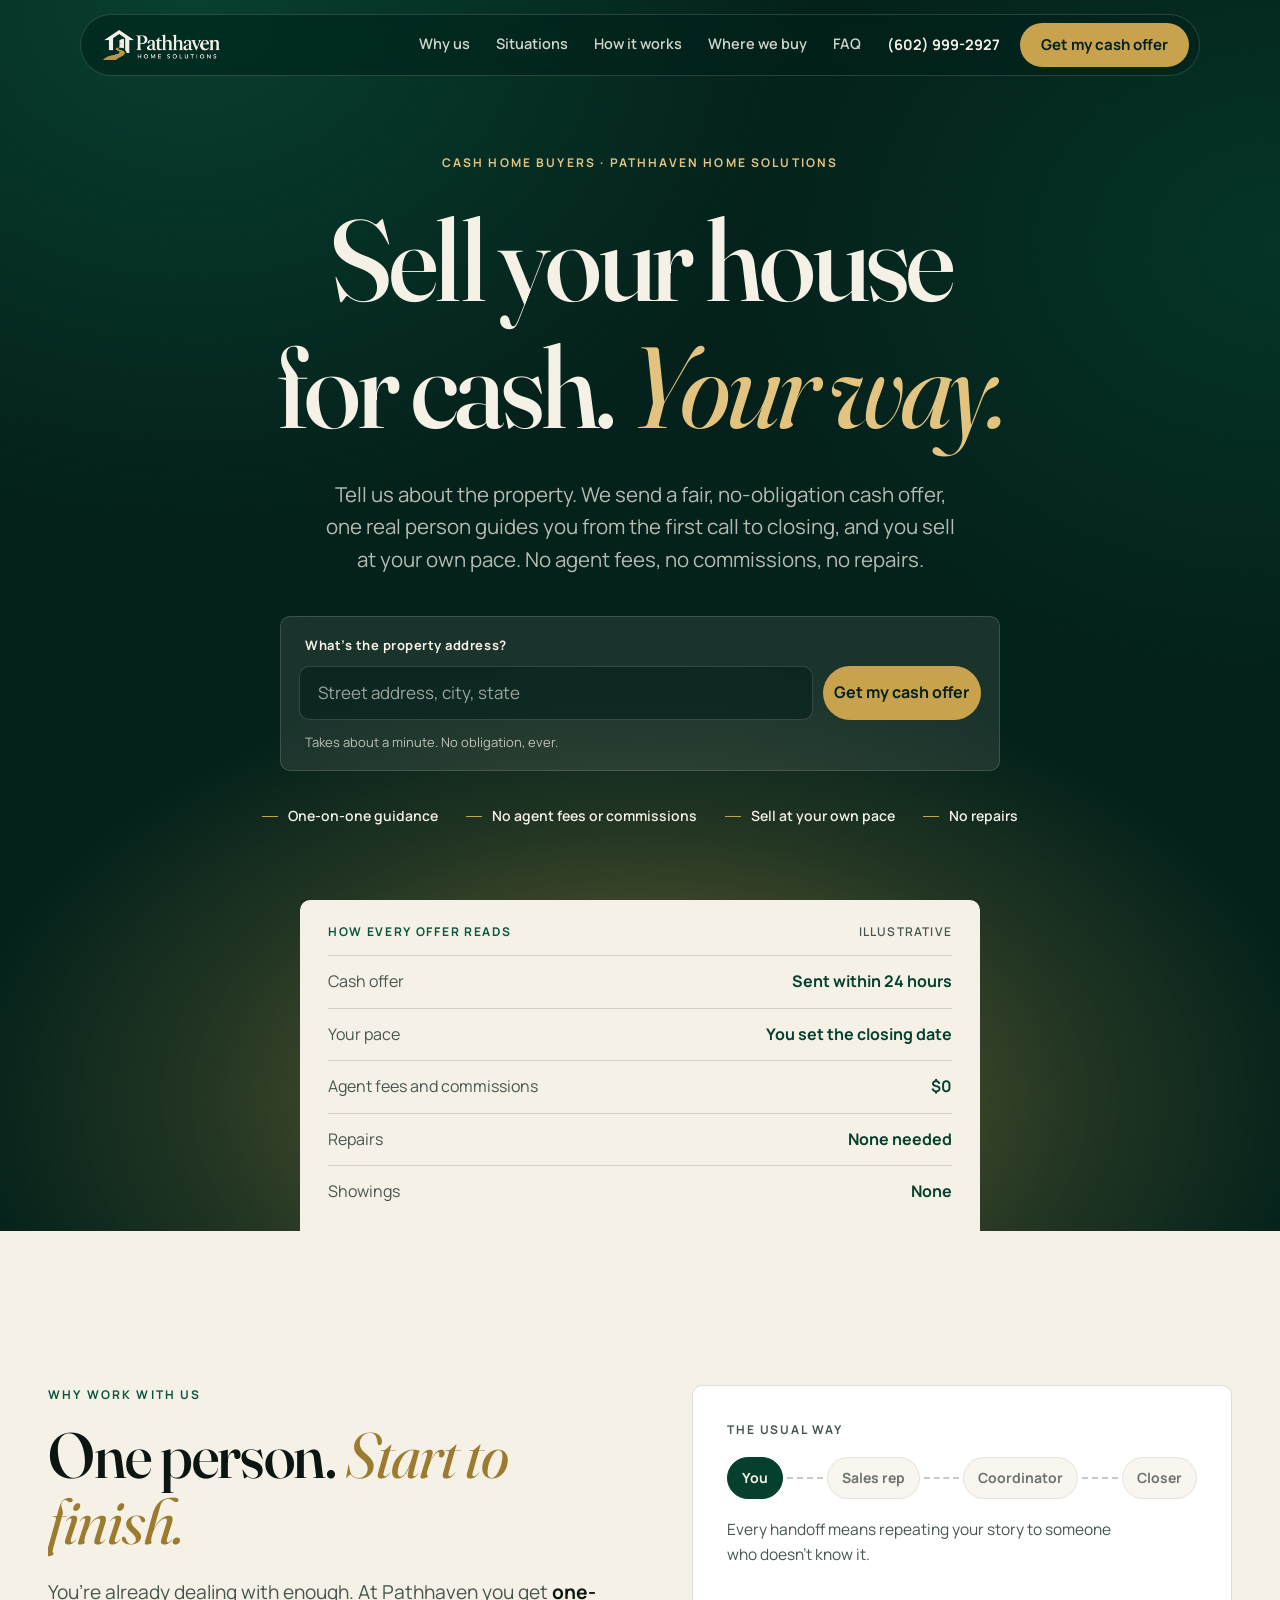
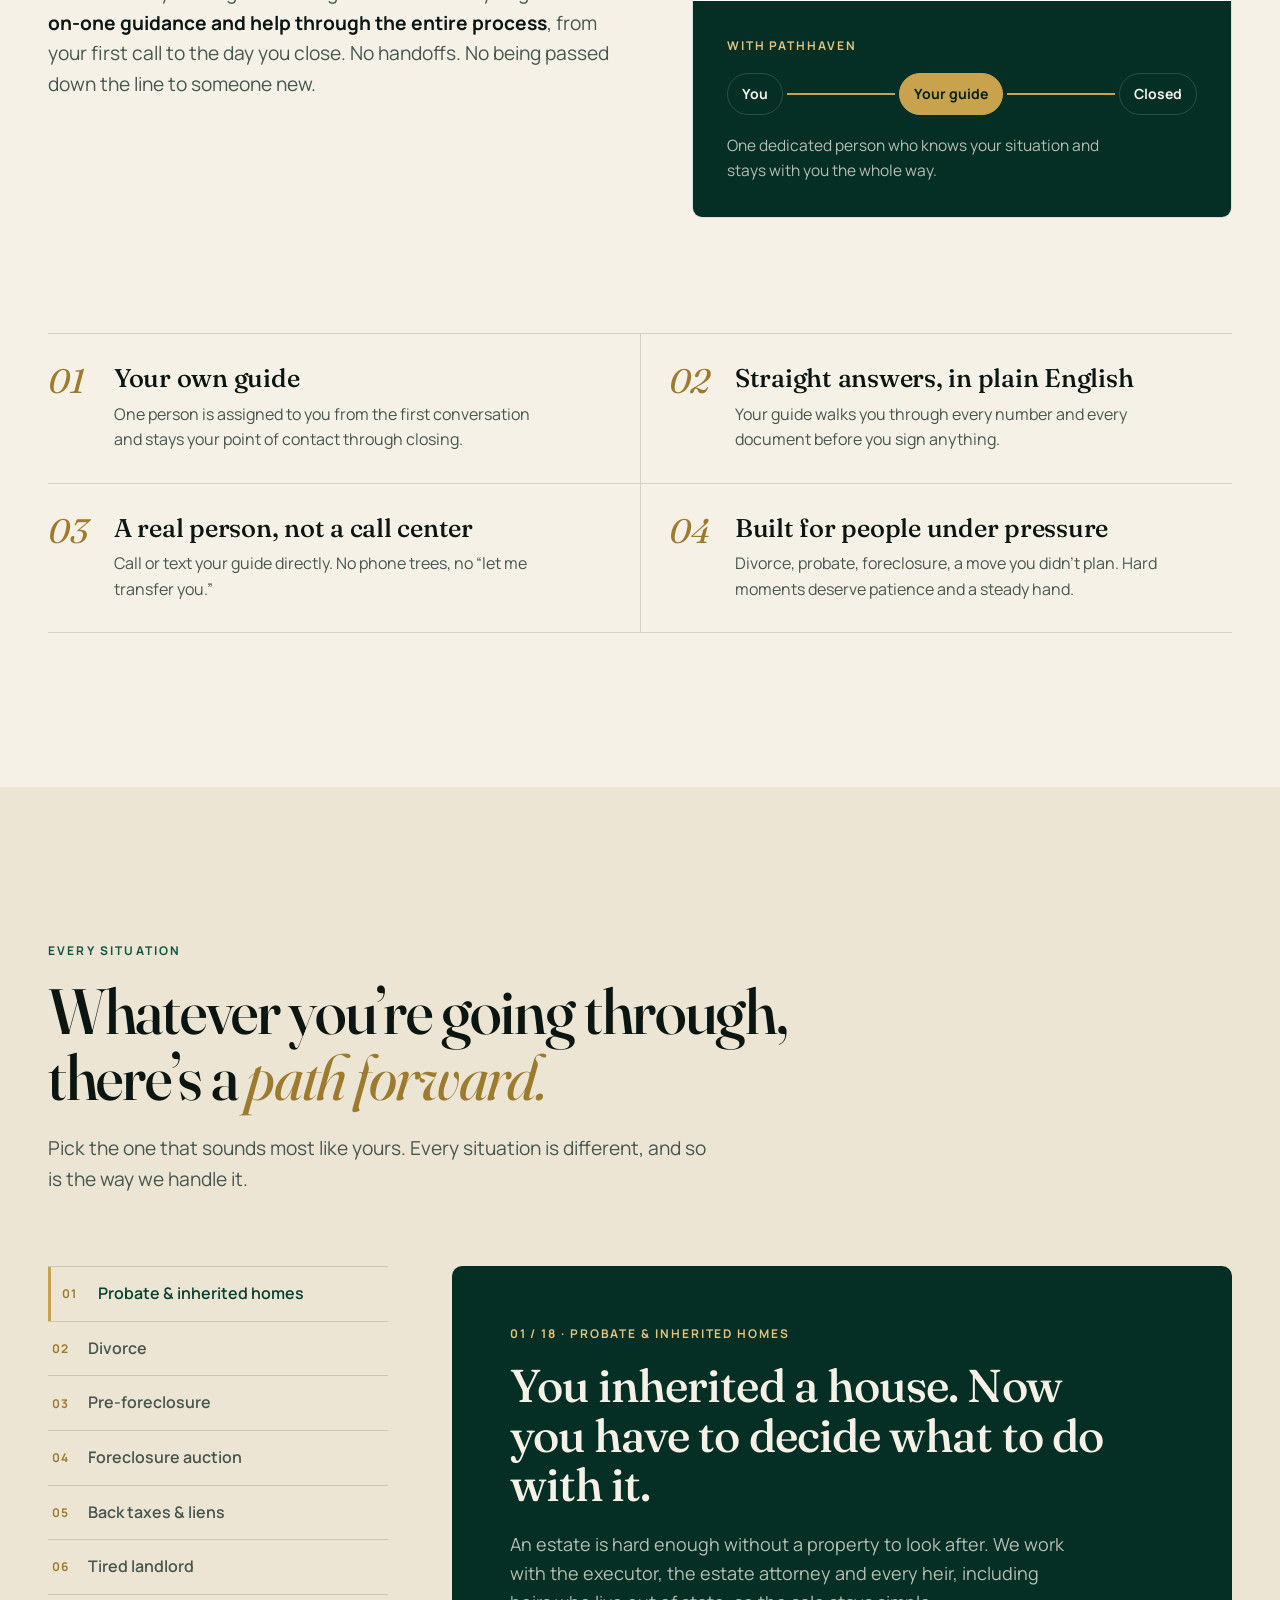
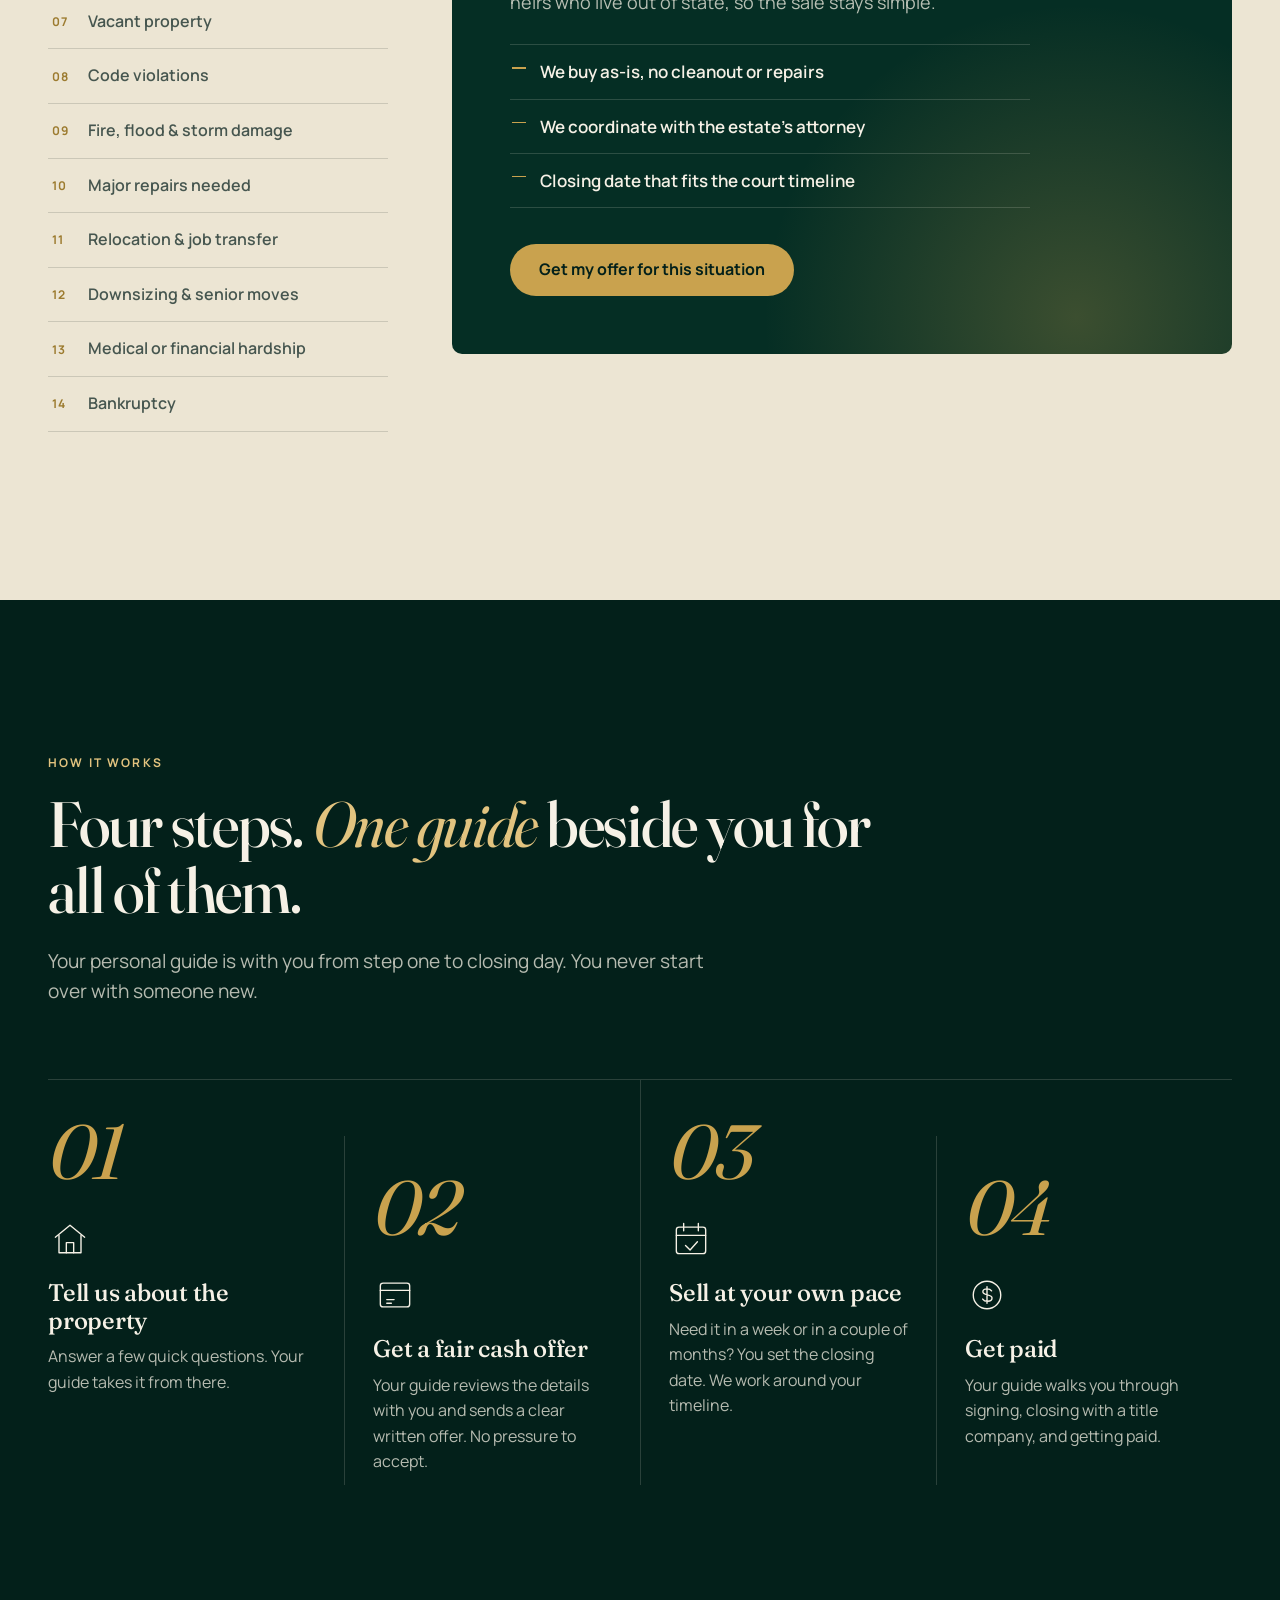
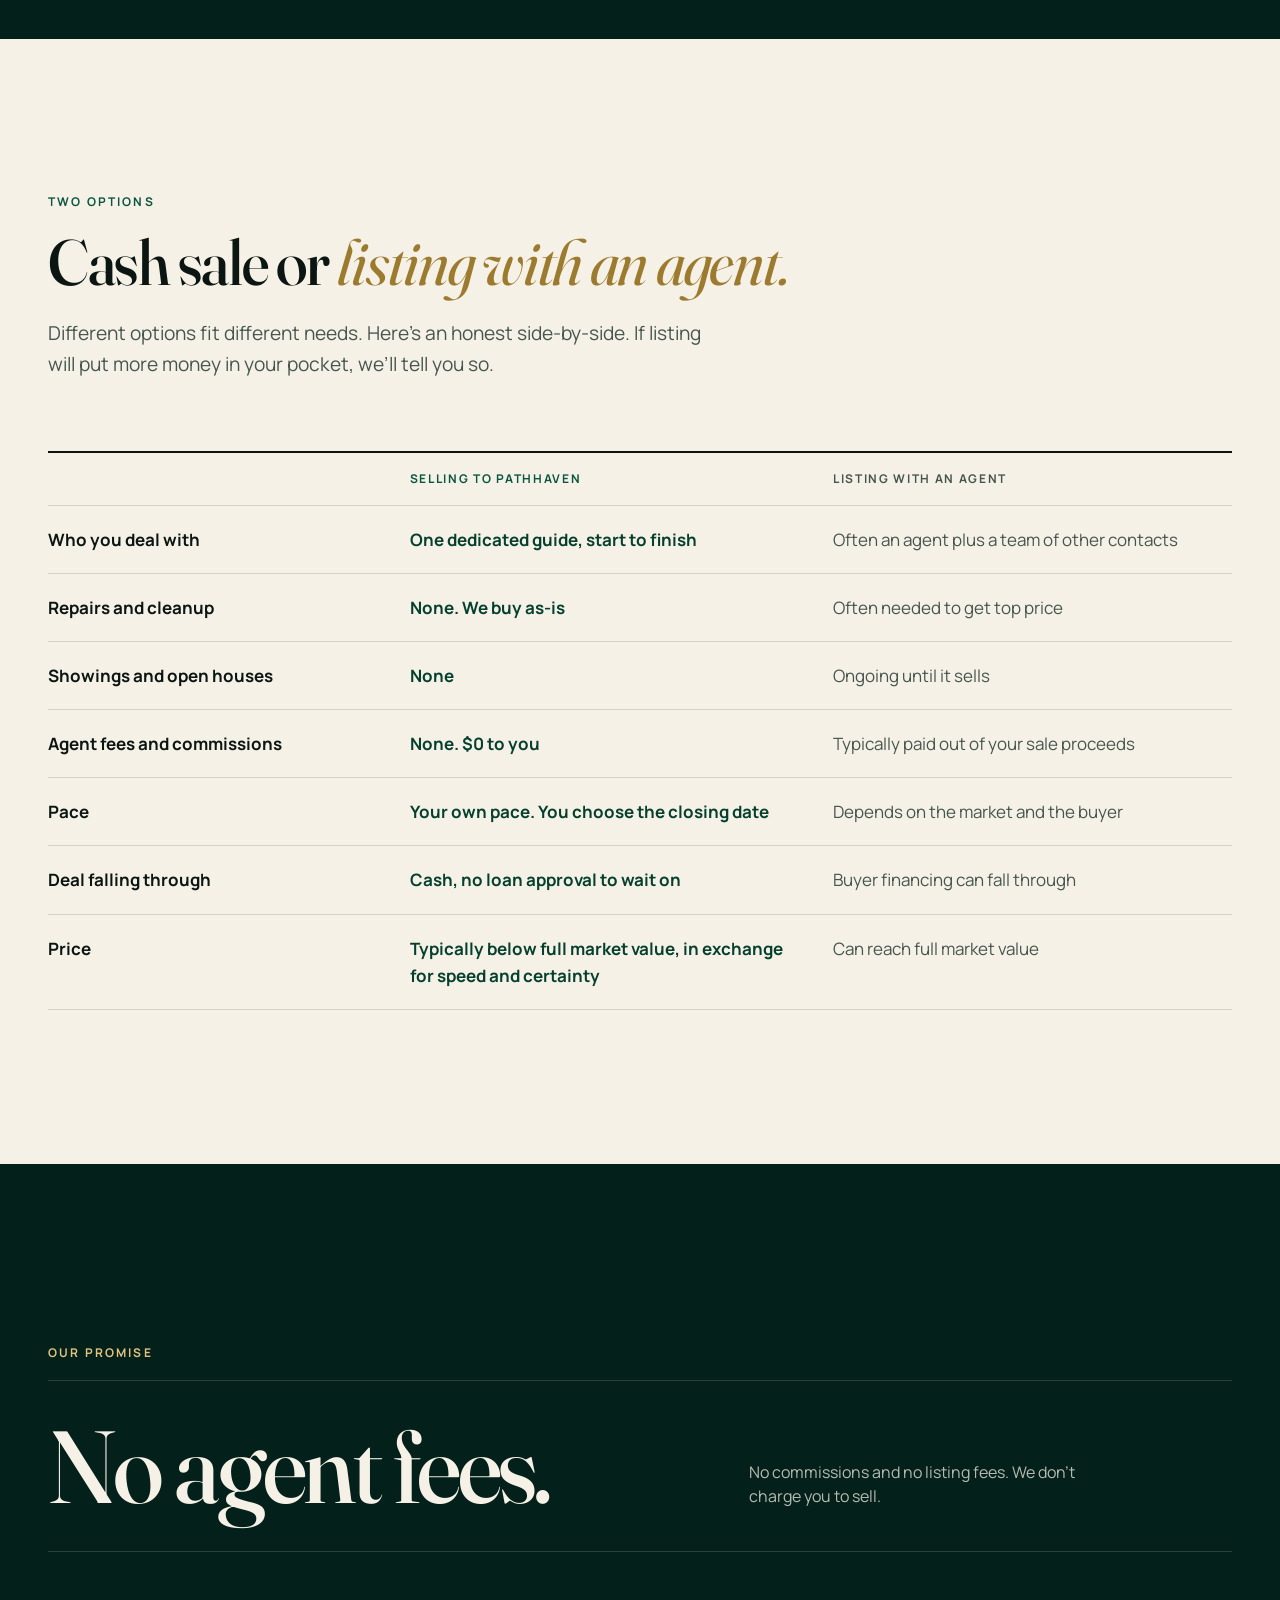
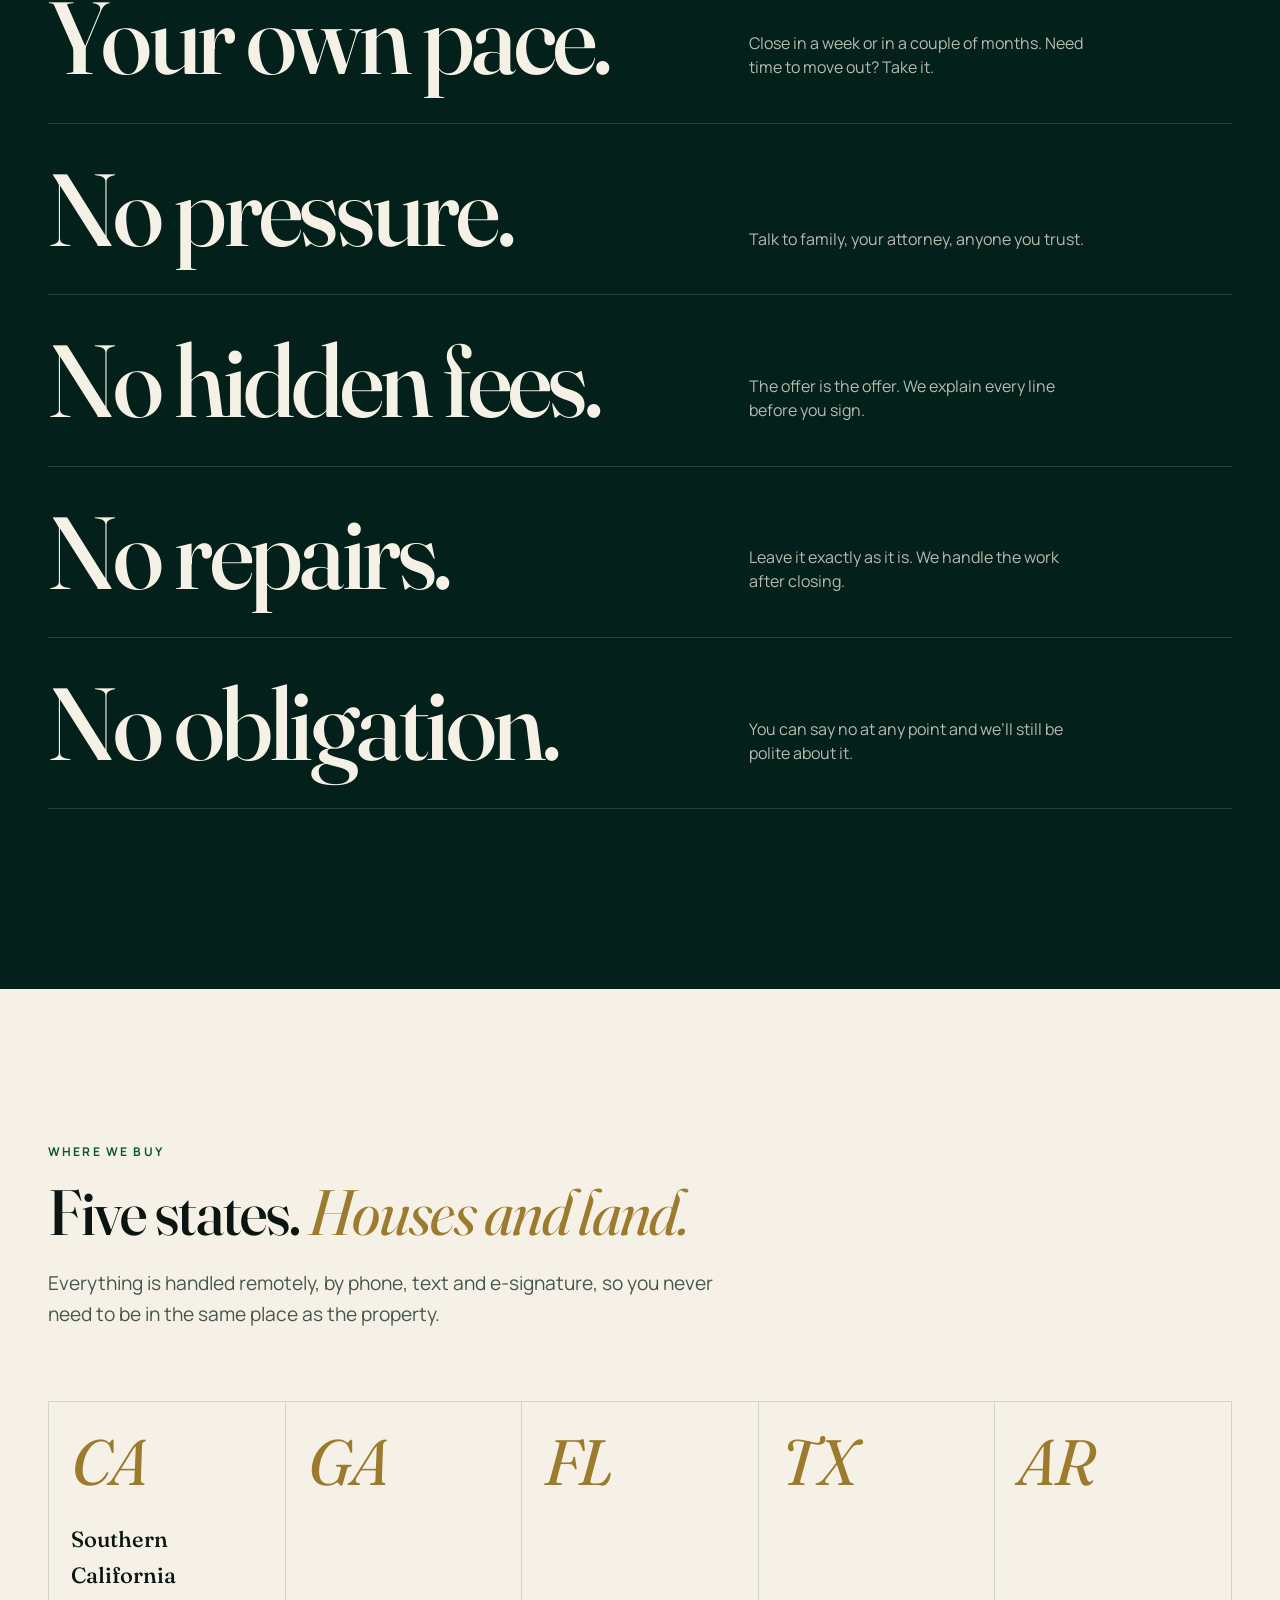
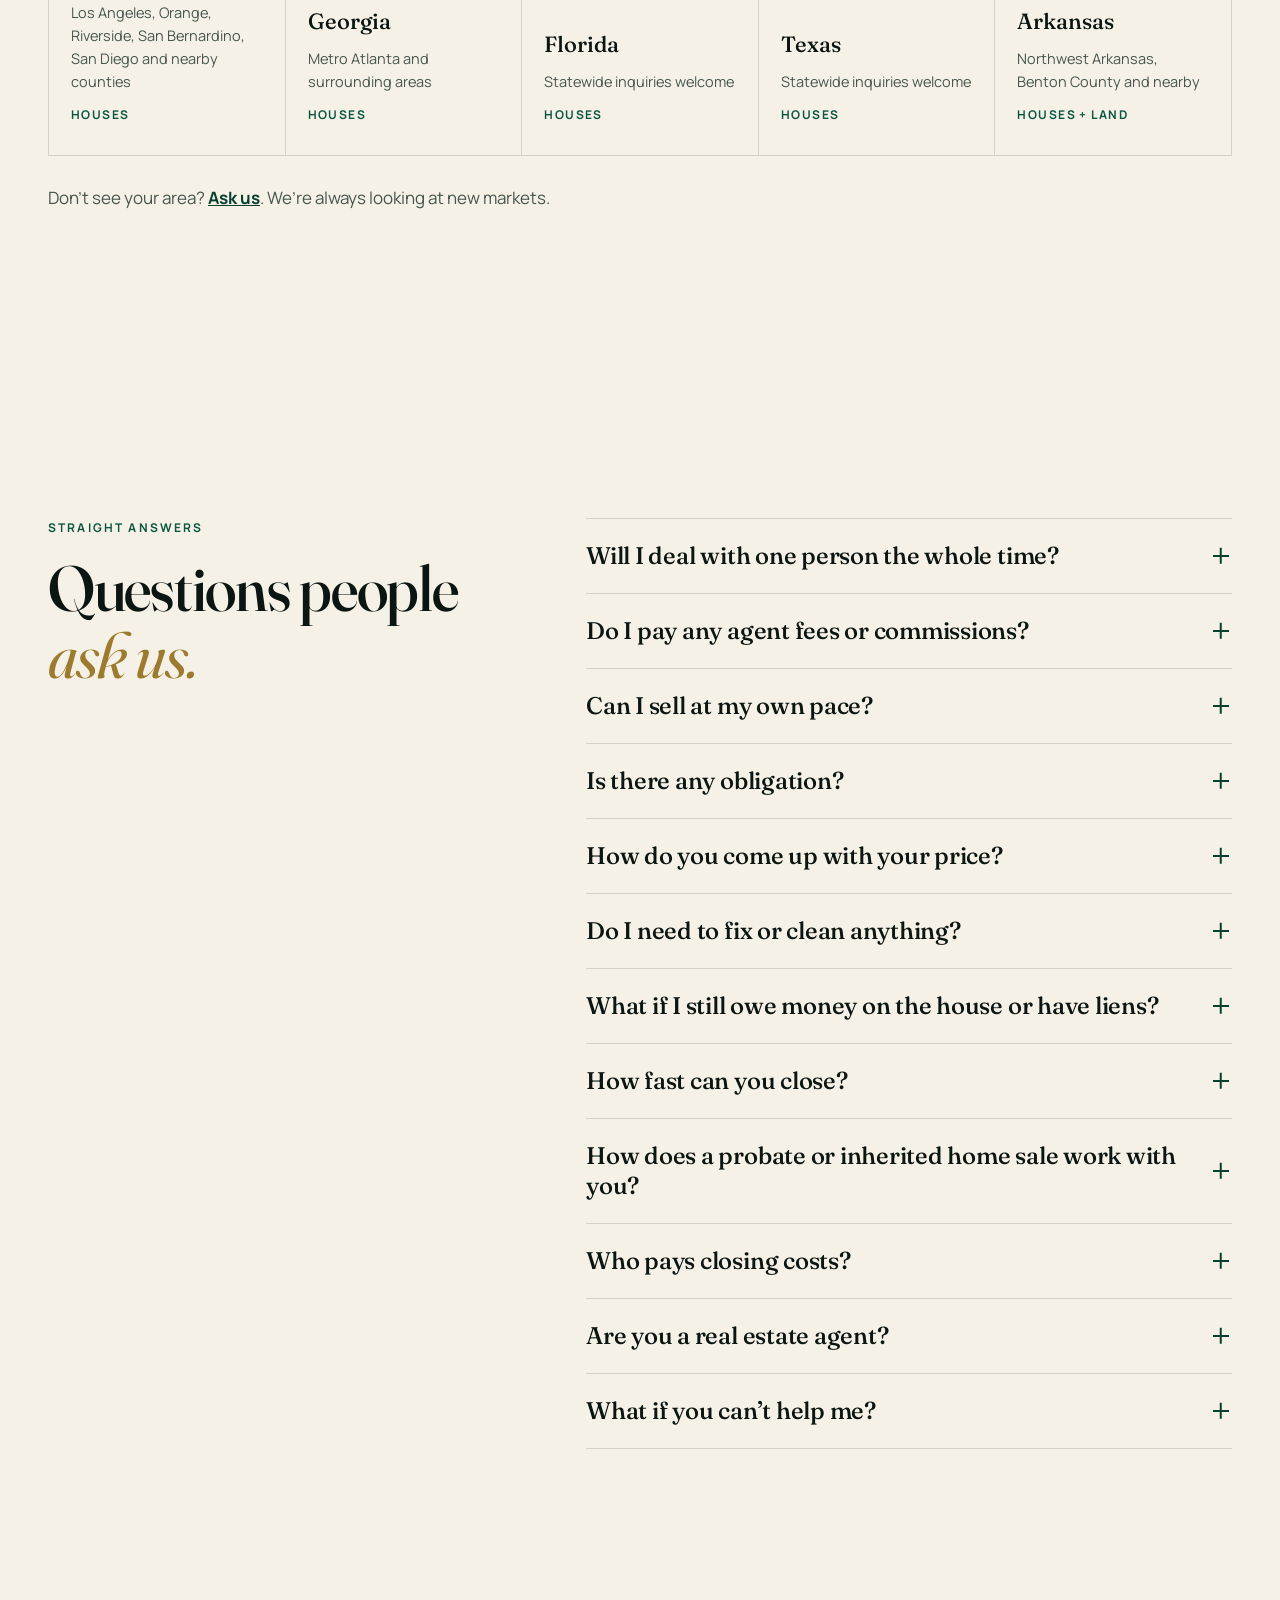
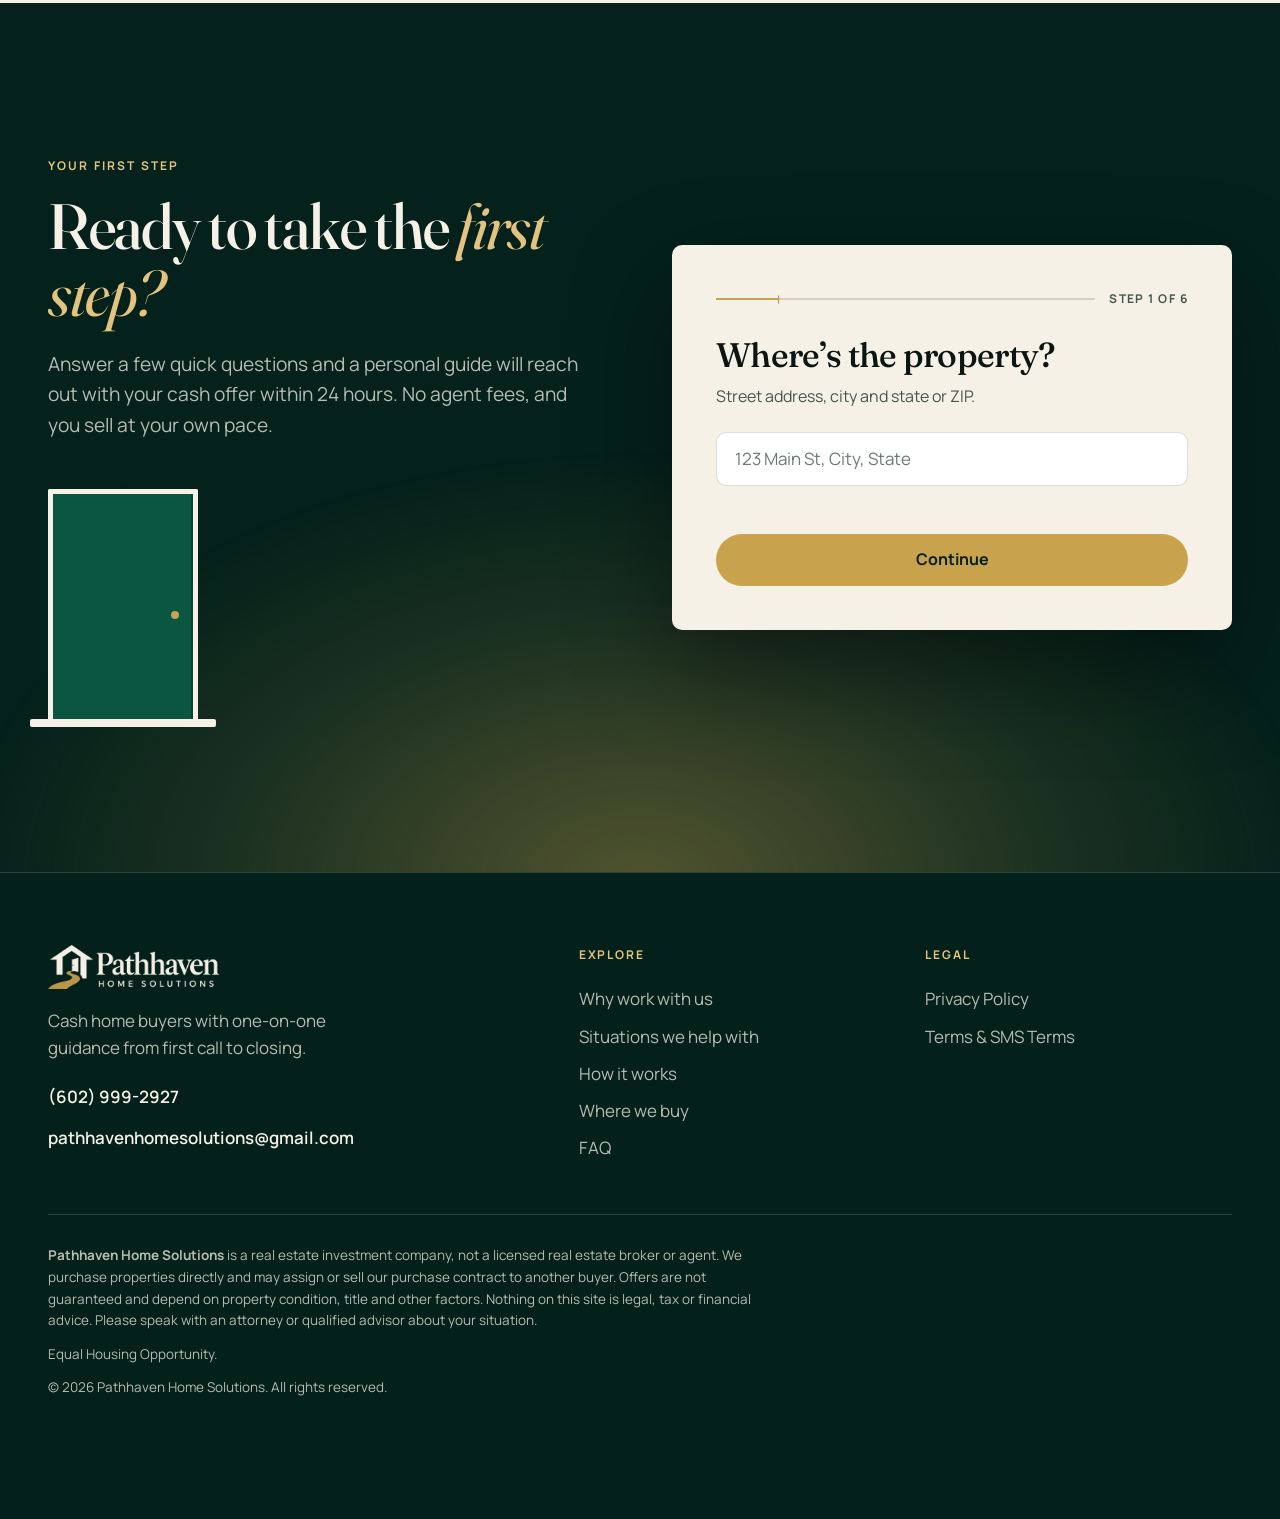
<file: index.html>
<!doctype html>
<html lang="en">
<head>
<meta charset="utf-8">
<meta name="viewport" content="width=device-width, initial-scale=1, viewport-fit=cover">
<title>Sell Your House for Cash | Pathhaven Home Solutions</title>
<meta name="description" content="Sell your house for cash, as-is, at your own pace, with no agent fees or commissions. Pathhaven Home Solutions helps with probate, divorce, pre-foreclosure, tired landlords, damaged homes and more. One-on-one guidance from first call to closing. No fees, no repairs, no showings.">
<meta name="theme-color" content="#03201A">
<link rel="canonical" href="https://pathhaven-homesolutions.vercel.app/">
<link rel="icon" href="/assets/img/favicon.ico" sizes="32x32">
<link rel="icon" type="image/png" href="/assets/img/favicon-32.png">
<link rel="apple-touch-icon" href="/assets/img/apple-touch-icon.png">
<meta property="og:type" content="website">
<meta property="og:site_name" content="Pathhaven Home Solutions">
<meta property="og:title" content="Sell Your House for Cash. Your Way. | Pathhaven Home Solutions">
<meta property="og:description" content="Probate, divorce, pre-foreclosure, tired landlord or just ready to move on. Get a fair cash offer and pick your closing date.">
<meta property="og:image" content="https://pathhaven-homesolutions.vercel.app/assets/img/og-image.jpg">
<meta property="og:url" content="https://pathhaven-homesolutions.vercel.app/">
<meta name="twitter:card" content="summary_large_image">
<link rel="preconnect" href="https://fonts.googleapis.com">
<link rel="preconnect" href="https://fonts.gstatic.com" crossorigin>
<link rel="stylesheet" href="https://fonts.googleapis.com/css2?family=Fraunces:ital,opsz,wght@0,9..144,400;0,9..144,500;0,9..144,600;1,9..144,400;1,9..144,500&family=Manrope:wght@400;500;600;700&display=swap">
<link rel="preload" href="/assets/css/main.css" as="style">
<link rel="stylesheet" href="/assets/css/main.css">
<script>document.documentElement.classList.add('js')</script>
<script type="application/ld+json">
{"@context":"https://schema.org","@type":"Organization","name":"Pathhaven Home Solutions","url":"https://pathhaven-homesolutions.vercel.app/","logo":"https://pathhaven-homesolutions.vercel.app/assets/img/icon-512.png","description":"Direct cash home buyers helping homeowners sell as-is in Southern California, Georgia, Florida, Texas and Arkansas.","areaServed":["California","Georgia","Florida","Texas","Arkansas"]}
</script>
</head>
<body>
<a class="skip" href="#main">Skip to content</a>

<header class="nav" id="nav">
  <a class="nav__logo" href="/" aria-label="Pathhaven Home Solutions, home"><img src="/assets/img/logo-light.webp" alt="Pathhaven Home Solutions" width="900" height="231"></a>
  <nav class="nav__links" aria-label="Primary">
    <a href="#why">Why us</a>
    <a href="#situations">Situations</a>
    <a href="#how">How it works</a>
    <a href="#areas">Where we buy</a>
    <a href="#faq">FAQ</a>
  </nav>
  <a class="nav__phone" data-if-phone data-phone-text href="#"></a>
  <a class="btn btn--gold btn--sm magnetic" href="#start" data-open-flow>Get my cash offer</a>
</header>

<main id="main">
  <svg class="trail" id="trail" aria-hidden="true" focusable="false"><path id="trailPath" d="" fill="none"/></svg>

  <!-- HERO -->
  <section class="hero" id="top">
    <div class="hero__glow" aria-hidden="true"></div>
    <div class="hero__grain" aria-hidden="true"></div>
    <div class="wrap hero__inner">
      <p class="eyebrow eyebrow--light hero__eyebrow">Cash home buyers &middot; Pathhaven Home Solutions</p>
      <h1 class="hero__title">
        <span class="line"><span>Sell your house</span></span>
        <span class="line"><span>for cash. <em>Your way.</em></span></span>
      </h1>
      <p class="hero__sub">Tell us about the property. We send a fair, no-obligation cash offer, one real person guides you from the first call to closing, and you sell at your own pace. No agent fees, no commissions, no repairs.</p>

      <form class="glass hero__form" id="heroForm" novalidate>
        <label class="hero__label" for="heroAddress">What&rsquo;s the property address?</label>
        <div class="hero__row">
          <input id="heroAddress" name="address" class="field field--dark" type="text" inputmode="text" autocomplete="street-address" placeholder="Street address, city, state" required>
          <button class="btn btn--gold magnetic" type="submit">Get my cash offer</button>
        </div>
        <p class="hero__fine">Takes about a minute. No obligation, ever.</p>
      </form>

      <ul class="hero__trust" aria-label="What to expect">
        <li>One-on-one guidance</li>
        <li>No agent fees or commissions</li>
        <li>Sell at your own pace</li>
        <li>No repairs</li>
      </ul>
    </div>

    <div class="wrap offer" data-reveal="wipe">
      <div class="offer__card">
        <div class="offer__head"><span>How every offer reads</span><span class="offer__tag">Illustrative</span></div>
        <dl class="offer__list">
          <div><dt>Cash offer</dt><dd>Sent <span data-offer-time>within 24 hours</span></dd></div>
          <div><dt>Your pace</dt><dd>You set the closing date</dd></div>
          <div><dt>Agent fees and commissions</dt><dd>$0</dd></div>
          <div><dt>Repairs</dt><dd>None needed</dd></div>
          <div><dt>Showings</dt><dd>None</dd></div>
        </dl>
      </div>
    </div>
  </section>

  <!-- WHY US -->
  <section class="sec sec--cream" id="why">
    <div class="wrap why">
      <div class="why__lead">
        <p class="eyebrow">Why work with us</p>
        <h2 class="h2" data-mask>One person. <em>Start to finish.</em></h2>
        <p class="lede">You&rsquo;re already dealing with enough. At Pathhaven you get <strong>one-on-one guidance and help through the entire process</strong>, from your first call to the day you close. No handoffs. No being passed down the line to someone new.</p>
      </div>
      <div class="why__vs" data-reveal="rise">
        <div class="why__row why__row--them">
          <h3>The usual way</h3>
          <div class="chain"><span>You</span><i></i><span>Sales rep</span><i></i><span>Coordinator</span><i></i><span>Closer</span></div>
          <p>Every handoff means repeating your story to someone who doesn&rsquo;t know it.</p>
        </div>
        <div class="why__row why__row--us">
          <h3>With Pathhaven</h3>
          <div class="chain"><span>You</span><i></i><span class="guide">Your guide</span><i></i><span>Closed</span></div>
          <p>One dedicated person who knows your situation and stays with you the whole way.</p>
        </div>
      </div>
      <ul class="why__points">
        <li data-reveal="rise"><span>01</span><div><h3>Your own guide</h3><p>One person is assigned to you from the first conversation and stays your point of contact through closing.</p></div></li>
        <li data-reveal="rise"><span>02</span><div><h3>Straight answers, in plain English</h3><p>Your guide walks you through every number and every document before you sign anything.</p></div></li>
        <li data-reveal="rise"><span>03</span><div><h3>A real person, not a call center</h3><p>Call or text your guide directly. No phone trees, no &ldquo;let me transfer you.&rdquo;</p></div></li>
        <li data-reveal="rise"><span>04</span><div><h3>Built for people under pressure</h3><p>Divorce, probate, foreclosure, a move you didn&rsquo;t plan. Hard moments deserve patience and a steady hand.</p></div></li>
      </ul>
    </div>
  </section>

  <!-- SITUATIONS -->
  <section class="sec sec--cream2" id="situations">
    <div class="wrap">
      <div class="sec__head">
        <p class="eyebrow">Every situation</p>
        <h2 class="h2" data-mask>Whatever you&rsquo;re going through, there&rsquo;s a <em>path forward.</em></h2>
        <p class="lede">Pick the one that sounds most like yours. Every situation is different, and so is the way we handle it.</p>
      </div>
      <div class="sit">
        <div class="sit__tabs" role="tablist" aria-label="Situations we help with" aria-orientation="vertical" id="sitTabs"></div>
        <div class="sit__panel" id="sitPanel" role="tabpanel" aria-live="polite"></div>
      </div>
    </div>
  </section>

  <!-- HOW IT WORKS -->
  <section class="sec sec--dark" id="how">
    <div class="wrap">
      <div class="sec__head">
        <p class="eyebrow eyebrow--light">How it works</p>
        <h2 class="h2 h2--light" data-mask>Four steps. <em>One guide</em> beside you for all of them.</h2>
        <p class="lede lede--light">Your personal guide is with you from step one to closing day. You never start over with someone new.</p>
      </div>
      <ol class="steps">
        <li class="step" data-reveal="rise">
          <span class="step__n">01</span>
          <svg viewBox="0 0 48 48" class="ico" aria-hidden="true"><path d="M8 22 24 9l16 13"/><path d="M12 20v19h24V20"/><path d="M20 39V28h8v11"/></svg>
          <h3>Tell us about the property</h3>
          <p>Answer a few quick questions. Your guide takes it from there.</p>
        </li>
        <li class="step" data-reveal="rise">
          <span class="step__n">02</span>
          <svg viewBox="0 0 48 48" class="ico" aria-hidden="true"><rect x="8" y="11" width="32" height="26" rx="3"/><path d="M8 19h32"/><path d="M15 29h8M15 33h5"/></svg>
          <h3>Get a fair cash offer</h3>
          <p>Your guide reviews the details with you and sends a clear written offer. No pressure to accept.</p>
        </li>
        <li class="step" data-reveal="rise">
          <span class="step__n">03</span>
          <svg viewBox="0 0 48 48" class="ico" aria-hidden="true"><rect x="8" y="11" width="32" height="29" rx="3"/><path d="M8 20h32M16 7v8M32 7v8"/><path d="m18 31 5 5 8-9"/></svg>
          <h3>Sell at your own pace</h3>
          <p>Need it in a week or in a couple of months? You set the closing date. We work around your timeline.</p>
        </li>
        <li class="step" data-reveal="rise">
          <span class="step__n">04</span>
          <svg viewBox="0 0 48 48" class="ico" aria-hidden="true"><circle cx="24" cy="24" r="15"/><path d="M24 15v18M29 19.5c-1-1.5-3-2.2-5-2.2-2.8 0-4.5 1.3-4.5 3.2 0 4.6 10 2 10 6.800 0 2-2 3.500-5 3.500-2.300 0-4.200-.8-5.200-2.400"/></svg>
          <h3>Get paid</h3>
          <p>Your guide walks you through signing, closing with a title company, and getting paid.</p>
        </li>
      </ol>
    </div>
  </section>

  <!-- COMPARE -->
  <section class="sec sec--cream" id="compare">
    <div class="wrap">
      <div class="sec__head">
        <p class="eyebrow">Two options</p>
        <h2 class="h2" data-mask>Cash sale or <em>listing with an agent.</em></h2>
        <p class="lede">Different options fit different needs. Here&rsquo;s an honest side-by-side. If listing will put more money in your pocket, we&rsquo;ll tell you so.</p>
      </div>
      <div class="cmp" role="table" aria-label="Cash sale compared with listing">
        <div class="cmp__row cmp__row--head" role="row"><div role="columnheader"></div><div role="columnheader" class="cmp__us">Selling to Pathhaven</div><div role="columnheader">Listing with an agent</div></div>
        <div class="cmp__row" role="row"><div role="rowheader">Who you deal with</div><div role="cell" class="cmp__us">One dedicated guide, start to finish</div><div role="cell">Often an agent plus a team of other contacts</div></div>
        <div class="cmp__row" role="row"><div role="rowheader">Repairs and cleanup</div><div role="cell" class="cmp__us">None. We buy as-is</div><div role="cell">Often needed to get top price</div></div>
        <div class="cmp__row" role="row"><div role="rowheader">Showings and open houses</div><div role="cell" class="cmp__us">None</div><div role="cell">Ongoing until it sells</div></div>
        <div class="cmp__row" role="row"><div role="rowheader">Agent fees and commissions</div><div role="cell" class="cmp__us">None. $0 to you</div><div role="cell">Typically paid out of your sale proceeds</div></div>
        <div class="cmp__row" role="row"><div role="rowheader">Pace</div><div role="cell" class="cmp__us">Your own pace. You choose the closing date</div><div role="cell">Depends on the market and the buyer</div></div>
        <div class="cmp__row" role="row"><div role="rowheader">Deal falling through</div><div role="cell" class="cmp__us">Cash, no loan approval to wait on</div><div role="cell">Buyer financing can fall through</div></div>
        <div class="cmp__row" role="row"><div role="rowheader">Price</div><div role="cell" class="cmp__us">Typically below full market value, in exchange for speed and certainty</div><div role="cell">Can reach full market value</div></div>
      </div>
    </div>
  </section>

  <!-- NEVER -->
  <section class="sec sec--dark sec--never" id="never">
    <div class="wrap never">
      <p class="eyebrow eyebrow--light">Our promise</p>
      <ul class="never__list">
        <li data-mask><span>No agent fees.</span><small>No commissions and no listing fees. We don&rsquo;t charge you to sell.</small></li>
        <li data-mask><span>Your own pace.</span><small>Close in a week or in a couple of months. Need time to move out? Take it.</small></li>
        <li data-mask><span>No pressure.</span><small>Talk to family, your attorney, anyone you trust.</small></li>
        <li data-mask><span>No hidden fees.</span><small>The offer is the offer. We explain every line before you sign.</small></li>
        <li data-mask><span>No repairs.</span><small>Leave it exactly as it is. We handle the work after closing.</small></li>
        <li data-mask><span>No obligation.</span><small>You can say no at any point and we&rsquo;ll still be polite about it.</small></li>
      </ul>
    </div>
  </section>

  <!-- AREAS -->
  <section class="sec sec--cream" id="areas">
    <div class="wrap">
      <div class="sec__head">
        <p class="eyebrow">Where we buy</p>
        <h2 class="h2" data-mask>Five states. <em>Houses and land.</em></h2>
        <p class="lede">Everything is handled remotely, by phone, text and e-signature, so you never need to be in the same place as the property.</p>
      </div>
      <div class="areas" id="areasGrid"></div>
      <p class="areas__note">Don&rsquo;t see your area? <a href="#start" data-open-flow>Ask us</a>. We&rsquo;re always looking at new markets.</p>
    </div>
  </section>

  <!-- PROOF (hidden until real entries are added in CONFIG.testimonials) -->
  <section class="sec sec--dark" id="proof" hidden>
    <div class="wrap">
      <div class="sec__head"><p class="eyebrow eyebrow--light">In their words</p><h2 class="h2 h2--light" data-mask>Homeowners we&rsquo;ve <em>helped.</em></h2></div>
      <div class="proof" id="proofGrid"></div>
    </div>
  </section>

  <!-- FAQ -->
  <section class="sec sec--cream" id="faq">
    <div class="wrap faq">
      <div class="sec__head">
        <p class="eyebrow">Straight answers</p>
        <h2 class="h2" data-mask>Questions people <em>ask us.</em></h2>
      </div>
      <div class="faq__list" id="faqList">
        <div class="qa"><h3><button type="button" aria-expanded="false">Will I deal with one person the whole time?<i aria-hidden="true"></i></button></h3><div class="qa__a"><div><p>Yes. You get one-on-one guidance and help through the entire process. One dedicated guide learns your situation at the start and stays with you through closing, so you never have to retell your story.</p></div></div></div>
        <div class="qa"><h3><button type="button" aria-expanded="false">Do I pay any agent fees or commissions?<i aria-hidden="true"></i></button></h3><div class="qa__a"><div><p>No. There are no agent fees, no commissions and no listing fees. We&rsquo;re not charging you to sell, and the closing costs are spelled out in your offer before you agree to anything.</p></div></div></div>
        <div class="qa"><h3><button type="button" aria-expanded="false">Can I sell at my own pace?<i aria-hidden="true"></i></button></h3><div class="qa__a"><div><p>Yes. You choose the closing date. If you need to close in a week, we can work toward that. If you need a couple of months to move out, that&rsquo;s fine too. No pressure either way.</p></div></div></div>
        <div class="qa"><h3><button type="button" aria-expanded="false">Is there any obligation?<i aria-hidden="true"></i></button></h3><div class="qa__a"><div><p>No. Getting an offer is free and you can walk away at any point before you sign. We&rsquo;d rather you feel comfortable than feel rushed.</p></div></div></div>
        <div class="qa"><h3><button type="button" aria-expanded="false">How do you come up with your price?<i aria-hidden="true"></i></button></h3><div class="qa__a"><div><p>We look at the location, condition, recent comparable sales, and what it will take to repair and resell or rent the property. Then we give you a written offer and explain how we got there.</p></div></div></div>
        <div class="qa"><h3><button type="button" aria-expanded="false">Do I need to fix or clean anything?<i aria-hidden="true"></i></button></h3><div class="qa__a"><div><p>No. We buy houses and land as-is, including damaged, outdated, cluttered or vacant properties. Leave what you don&rsquo;t want and we&rsquo;ll deal with it after closing.</p></div></div></div>
        <div class="qa"><h3><button type="button" aria-expanded="false">What if I still owe money on the house or have liens?<i aria-hidden="true"></i></button></h3><div class="qa__a"><div><p>That&rsquo;s common. The title company pays off your mortgage, liens and back taxes from the sale proceeds, and you receive what&rsquo;s left. We&rsquo;ll show you the numbers before you commit.</p></div></div></div>
        <div class="qa"><h3><button type="button" aria-expanded="false">How fast can you close?<i aria-hidden="true"></i></button></h3><div class="qa__a"><div><p>It depends on the property and title, but many sales can close in a few weeks. If you need more time, we can close later. You choose the date.</p></div></div></div>
        <div class="qa"><h3><button type="button" aria-expanded="false">How does a probate or inherited home sale work with you?<i aria-hidden="true"></i></button></h3><div class="qa__a"><div><p>We work with the executor or personal representative and the estate&rsquo;s attorney. The rules depend on the state and the court, so we follow their guidance on timing and who needs to sign.</p></div></div></div>
        <div class="qa"><h3><button type="button" aria-expanded="false">Who pays closing costs?<i aria-hidden="true"></i></button></h3><div class="qa__a"><div><p>We spell out closing costs in the offer. Our goal is for you to know exactly what you&rsquo;ll receive before you agree to anything.</p></div></div></div>
        <div class="qa"><h3><button type="button" aria-expanded="false">Are you a real estate agent?<i aria-hidden="true"></i></button></h3><div class="qa__a"><div><p>No. We&rsquo;re a real estate investment company. We buy directly, and in some cases we may assign our purchase contract to another buyer. We&rsquo;ll always tell you plainly how your deal is structured.</p></div></div></div>
        <div class="qa"><h3><button type="button" aria-expanded="false">What if you can&rsquo;t help me?<i aria-hidden="true"></i></button></h3><div class="qa__a"><div><p>We&rsquo;ll say so. If listing with an agent or another route is a better fit for your situation, we&rsquo;ll tell you honestly.</p></div></div></div>
      </div>
    </div>
  </section>

  <!-- FINAL CTA -->
  <section class="sec sec--dark final" id="start">
    <div class="hero__glow hero__glow--low" aria-hidden="true"></div>
    <div class="wrap final__grid">
      <div class="final__copy">
        <p class="eyebrow eyebrow--light">Your first step</p>
        <h2 class="h2 h2--light" data-mask>Ready to take the <em>first step?</em></h2>
        <p class="lede lede--light">Answer a few quick questions and a personal guide will reach out with your cash offer <span data-offer-time>within 24 hours</span>. No agent fees, and you sell at your own pace.</p>
        <div class="door" id="door" aria-hidden="true">
          <div class="door__light"></div>
          <div class="door__frame"><div class="door__panel"></div></div>
          <div class="door__step"></div>
        </div>
      </div>
      <div class="final__card">
        <div class="flow" id="flowInline"></div>
        <noscript><p>Please enable JavaScript to use the offer form, or contact us directly using the details in the footer.</p></noscript>
      </div>
    </div>
  </section>
</main>

<footer class="foot">
  <div class="wrap foot__grid">
    <div>
      <img class="foot__logo" src="/assets/img/logo-light.webp" alt="Pathhaven Home Solutions" width="900" height="231" loading="lazy">
      <p class="foot__tag">Cash home buyers with one-on-one guidance from first call to closing.</p>
      <p class="foot__contact">
        <a data-if-phone data-phone-text href="#"></a>
        <a data-if-email data-email-text href="#"></a>
        <span data-hours></span>
      </p>
    </div>
    <div>
      <h4>Explore</h4>
      <a href="#why">Why work with us</a>
      <a href="#situations">Situations we help with</a>
      <a href="#how">How it works</a>
      <a href="#areas">Where we buy</a>
      <a href="#faq">FAQ</a>
    </div>
    <div>
      <h4>Legal</h4>
      <a href="/privacy">Privacy Policy</a>
      <a href="/terms">Terms &amp; SMS Terms</a>
    </div>
  </div>
  <div class="wrap foot__legal">
    <p><strong data-entity>Pathhaven Home Solutions</strong> is a real estate investment company, not a licensed real estate broker or agent. We purchase properties directly and may assign or sell our purchase contract to another buyer. Offers are not guaranteed and depend on property condition, title and other factors. Nothing on this site is legal, tax or financial advice. Please speak with an attorney or qualified advisor about your situation.</p>
    <p data-state-disclosure hidden></p>
    <p class="foot__eho">Equal Housing Opportunity.</p>
    <p>&copy; <span id="yr"></span> <span data-entity>Pathhaven Home Solutions</span>. All rights reserved.</p>
  </div>
</footer>

<div class="mbar" id="mbar" aria-label="Quick actions">
  <a class="btn btn--ghost btn--sm" data-if-phone data-phone-call href="#">Call</a>
  <a class="btn btn--ghost btn--sm" data-if-phone data-sms href="#">Text</a>
  <a class="btn btn--gold btn--sm" href="#start" data-open-flow>Get my offer</a>
</div>

<dialog class="modal" id="modal" aria-label="Get your cash offer">
  <button class="modal__close" type="button" aria-label="Close" id="modalClose"><svg viewBox="0 0 24 24" aria-hidden="true"><path d="M6 6l12 12M18 6 6 18"/></svg></button>
  <div class="flow" id="flowModal"></div>
</dialog>

<script src="/assets/js/main.js" defer></script>
</body>
</html>
</file>
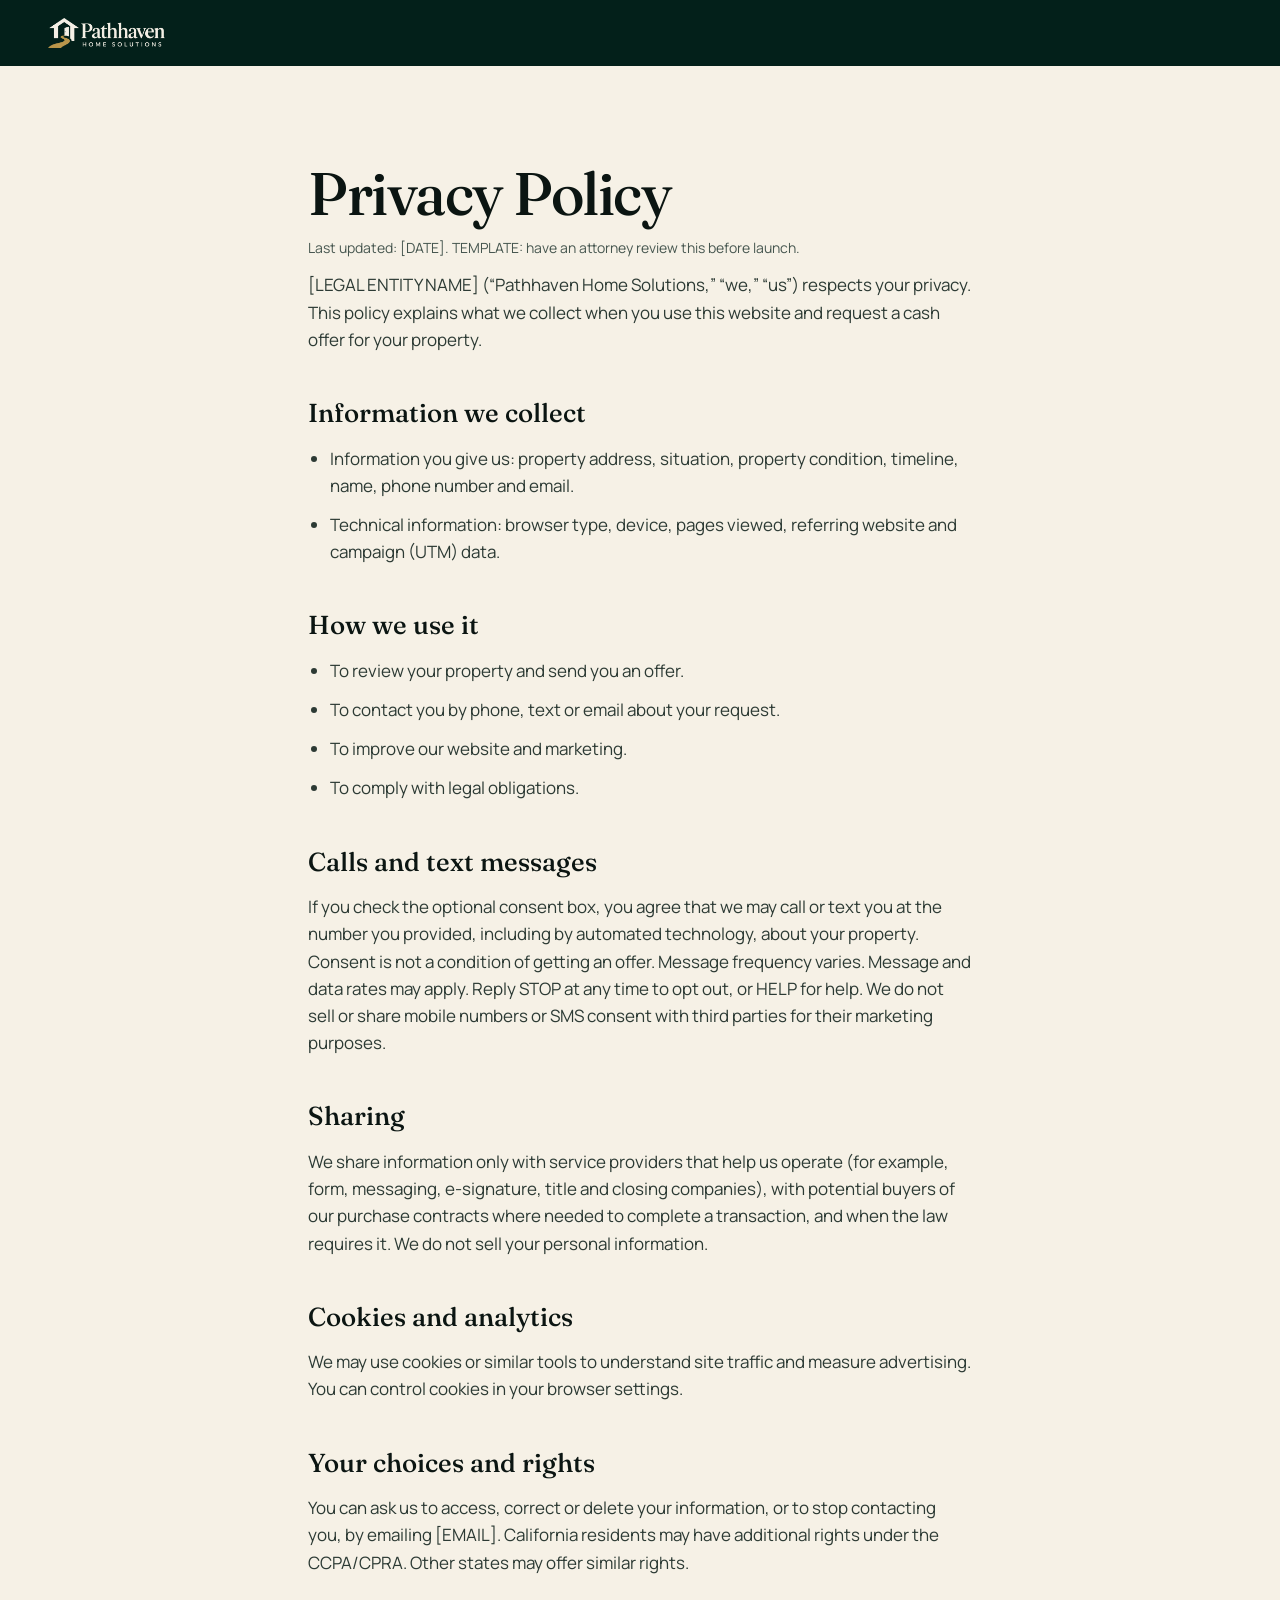
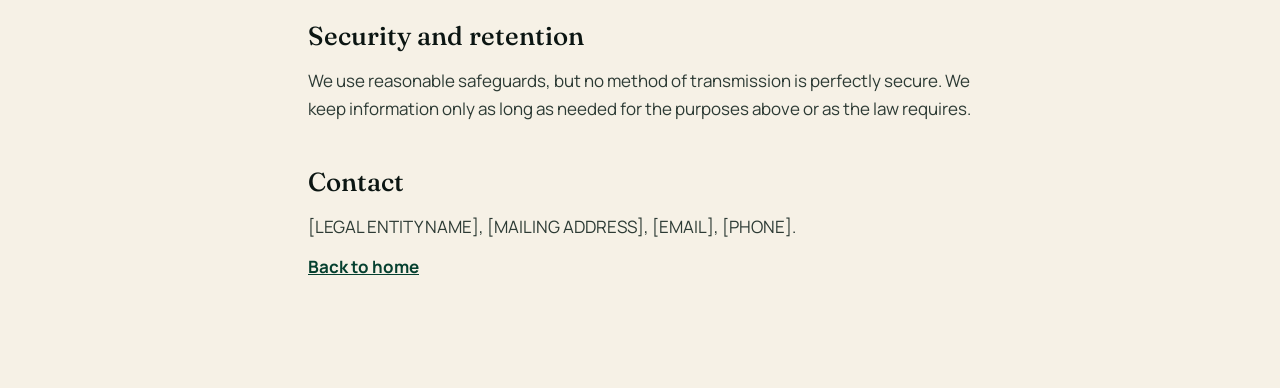
<file: privacy.html>
<!doctype html>
<html lang="en"><head><meta charset="utf-8"><meta name="viewport" content="width=device-width, initial-scale=1">
<title>Privacy Policy | Pathhaven Home Solutions</title><meta name="description" content="How Pathhaven Home Solutions collects, uses and protects your information."><meta name="robots" content="index,follow">
<link rel="icon" href="/assets/img/favicon.ico" sizes="32x32"><link rel="apple-touch-icon" href="/assets/img/apple-touch-icon.png">
<link rel="preconnect" href="https://fonts.googleapis.com"><link rel="preconnect" href="https://fonts.gstatic.com" crossorigin>
<link rel="stylesheet" href="https://fonts.googleapis.com/css2?family=Fraunces:opsz,wght@9..144,500&family=Manrope:wght@400;600;700&display=swap">
<link rel="stylesheet" href="/assets/css/main.css"></head>
<body class="page"><div class="page__bar"><div class="wrap"><a href="/" aria-label="Pathhaven Home Solutions, home"><img src="/assets/img/logo-light.webp" alt="Pathhaven Home Solutions" width="900" height="231"></a></div></div>
<main class="prose">
<h1>Privacy Policy</h1>
<p class="meta">Last updated: [DATE]. TEMPLATE: have an attorney review this before launch.</p>
<p>[LEGAL ENTITY NAME] (&ldquo;Pathhaven Home Solutions,&rdquo; &ldquo;we,&rdquo; &ldquo;us&rdquo;) respects your privacy. This policy explains what we collect when you use this website and request a cash offer for your property.</p>
<h2>Information we collect</h2>
<ul><li>Information you give us: property address, situation, property condition, timeline, name, phone number and email.</li>
<li>Technical information: browser type, device, pages viewed, referring website and campaign (UTM) data.</li></ul>
<h2>How we use it</h2>
<ul><li>To review your property and send you an offer.</li><li>To contact you by phone, text or email about your request.</li><li>To improve our website and marketing.</li><li>To comply with legal obligations.</li></ul>
<h2>Calls and text messages</h2>
<p>If you check the optional consent box, you agree that we may call or text you at the number you provided, including by automated technology, about your property. Consent is not a condition of getting an offer. Message frequency varies. Message and data rates may apply. Reply STOP at any time to opt out, or HELP for help. We do not sell or share mobile numbers or SMS consent with third parties for their marketing purposes.</p>
<h2>Sharing</h2>
<p>We share information only with service providers that help us operate (for example, form, messaging, e-signature, title and closing companies), with potential buyers of our purchase contracts where needed to complete a transaction, and when the law requires it. We do not sell your personal information.</p>
<h2>Cookies and analytics</h2>
<p>We may use cookies or similar tools to understand site traffic and measure advertising. You can control cookies in your browser settings.</p>
<h2>Your choices and rights</h2>
<p>You can ask us to access, correct or delete your information, or to stop contacting you, by emailing [EMAIL]. California residents may have additional rights under the CCPA/CPRA. Other states may offer similar rights.</p>
<h2>Security and retention</h2>
<p>We use reasonable safeguards, but no method of transmission is perfectly secure. We keep information only as long as needed for the purposes above or as the law requires.</p>
<h2>Contact</h2>
<p>[LEGAL ENTITY NAME], [MAILING ADDRESS], [EMAIL], [PHONE].</p>
<p><a href="/">Back to home</a></p></main></body></html>
</file>
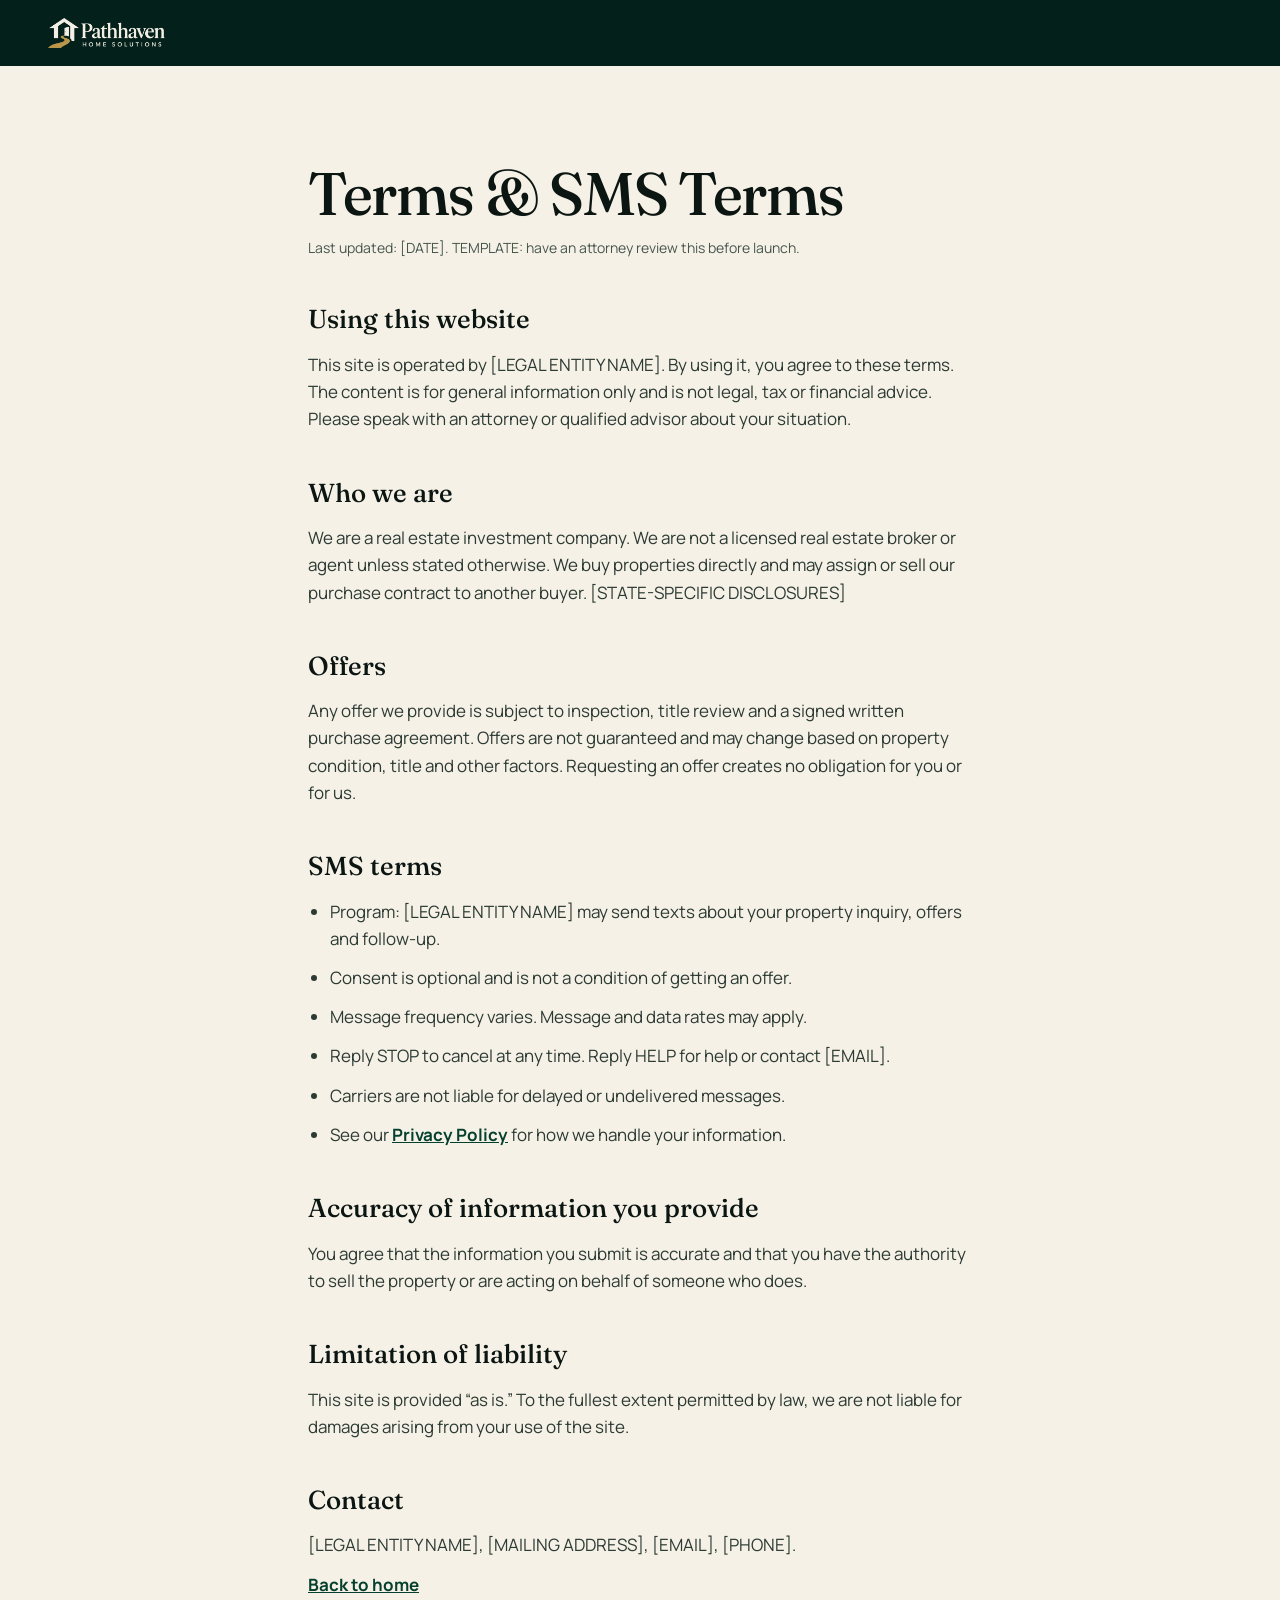
<file: terms.html>
<!doctype html>
<html lang="en"><head><meta charset="utf-8"><meta name="viewport" content="width=device-width, initial-scale=1">
<title>Terms & SMS Terms | Pathhaven Home Solutions</title><meta name="description" content="Terms of use and SMS terms for Pathhaven Home Solutions."><meta name="robots" content="index,follow">
<link rel="icon" href="/assets/img/favicon.ico" sizes="32x32"><link rel="apple-touch-icon" href="/assets/img/apple-touch-icon.png">
<link rel="preconnect" href="https://fonts.googleapis.com"><link rel="preconnect" href="https://fonts.gstatic.com" crossorigin>
<link rel="stylesheet" href="https://fonts.googleapis.com/css2?family=Fraunces:opsz,wght@9..144,500&family=Manrope:wght@400;600;700&display=swap">
<link rel="stylesheet" href="/assets/css/main.css"></head>
<body class="page"><div class="page__bar"><div class="wrap"><a href="/" aria-label="Pathhaven Home Solutions, home"><img src="/assets/img/logo-light.webp" alt="Pathhaven Home Solutions" width="900" height="231"></a></div></div>
<main class="prose">
<h1>Terms &amp; SMS Terms</h1>
<p class="meta">Last updated: [DATE]. TEMPLATE: have an attorney review this before launch.</p>
<h2>Using this website</h2>
<p>This site is operated by [LEGAL ENTITY NAME]. By using it, you agree to these terms. The content is for general information only and is not legal, tax or financial advice. Please speak with an attorney or qualified advisor about your situation.</p>
<h2>Who we are</h2>
<p>We are a real estate investment company. We are not a licensed real estate broker or agent unless stated otherwise. We buy properties directly and may assign or sell our purchase contract to another buyer. [STATE-SPECIFIC DISCLOSURES]</p>
<h2>Offers</h2>
<p>Any offer we provide is subject to inspection, title review and a signed written purchase agreement. Offers are not guaranteed and may change based on property condition, title and other factors. Requesting an offer creates no obligation for you or for us.</p>
<h2>SMS terms</h2>
<ul><li>Program: [LEGAL ENTITY NAME] may send texts about your property inquiry, offers and follow-up.</li><li>Consent is optional and is not a condition of getting an offer.</li><li>Message frequency varies. Message and data rates may apply.</li><li>Reply STOP to cancel at any time. Reply HELP for help or contact [EMAIL].</li><li>Carriers are not liable for delayed or undelivered messages.</li><li>See our <a href="/privacy">Privacy Policy</a> for how we handle your information.</li></ul>
<h2>Accuracy of information you provide</h2>
<p>You agree that the information you submit is accurate and that you have the authority to sell the property or are acting on behalf of someone who does.</p>
<h2>Limitation of liability</h2>
<p>This site is provided &ldquo;as is.&rdquo; To the fullest extent permitted by law, we are not liable for damages arising from your use of the site.</p>
<h2>Contact</h2>
<p>[LEGAL ENTITY NAME], [MAILING ADDRESS], [EMAIL], [PHONE].</p>
<p><a href="/">Back to home</a></p></main></body></html>
</file>
<file: assets/css/main.css>
/* Pathhaven Home Solutions */
:root{
  --g900:#03201A;--g800:#052E24;--g700:#05402F;--g600:#0A5640;
  --gold:#C9A24E;--gold-l:#E2C37F;--gold-d:#9C7B2F;
  --cream:#F6F1E6;--cream2:#ECE5D3;--ink:#0B1512;--muted:#46564F;--muted-l:rgba(246,241,230,.74);
  --line:rgba(11,21,18,.14);--line-l:rgba(246,241,230,.16);
  --r1:4px;--r2:10px;--pill:999px;
  --ease:cubic-bezier(.22,1,.36,1);--ease-io:cubic-bezier(.65,0,.35,1);
  --serif:'Fraunces',Georgia,'Times New Roman',serif;--sans:'Manrope',ui-sans-serif,system-ui,-apple-system,'Segoe UI',sans-serif;
  --gut:clamp(20px,5vw,48px);
}
*,*::before,*::after{box-sizing:border-box}
html{-webkit-text-size-adjust:100%;scroll-behavior:smooth;scroll-padding-top:90px}
html.lock{overflow:hidden}
body{margin:0;font-family:var(--sans);font-size:17px;line-height:1.6;color:var(--ink);background:var(--cream);-webkit-font-smoothing:antialiased;text-rendering:optimizeLegibility;overflow-x:hidden}
img,svg{display:block;max-width:100%}
a{color:inherit}
button{font:inherit;color:inherit;cursor:pointer}
h1,h2,h3,h4,p,ul,ol,dl,dd{margin:0}
ul,ol{padding:0;list-style:none}
[hidden]{display:none!important}
:focus-visible{outline:2px solid var(--gold);outline-offset:3px;border-radius:var(--r1)}
.skip{position:fixed;left:12px;top:-60px;background:var(--gold);color:var(--g900);padding:10px 16px;border-radius:var(--r1);z-index:200;font-weight:700;transition:top .2s}
.skip:focus{top:12px}
.sr-only{position:absolute;width:1px;height:1px;overflow:hidden;clip:rect(0 0 0 0);white-space:nowrap}
.wrap{width:min(1200px,100% - var(--gut)*2);margin-inline:auto;position:relative;z-index:2}
[data-if-phone],[data-if-email]{display:none!important}
.has-phone [data-if-phone]{display:inline-flex!important}
.has-email [data-if-email]{display:inline!important}

/* type */
.eyebrow{font-size:12px;letter-spacing:.18em;text-transform:uppercase;font-weight:700;color:var(--g600);margin-bottom:18px}
.eyebrow--light{color:var(--gold-l)}
.h2{font-family:var(--serif);font-weight:500;font-size:clamp(34px,5.2vw,64px);line-height:1.04;letter-spacing:-.02em;font-variation-settings:'opsz' 144}
.h2 em,.hero__title em{font-style:italic;font-weight:400;color:var(--gold-d)}
.h2--light{color:var(--cream)}
.h2--light em,.hero__title em{color:var(--gold-l)}
.lede{font-size:clamp(17px,1.5vw,20px);color:var(--muted);max-width:56ch;margin-top:22px}
.lede--light{color:var(--muted-l)}

/* buttons */
.btn{position:relative;display:inline-flex;align-items:center;justify-content:center;gap:8px;min-height:52px;padding:0 28px;border-radius:var(--pill);border:1px solid transparent;font-weight:700;font-size:16px;text-decoration:none;overflow:hidden;isolation:isolate;transition:transform .18s var(--ease),background-color .2s;will-change:transform;white-space:nowrap}
.btn--sm{min-height:44px;padding:0 20px;font-size:15px}
.btn--gold{background:var(--gold);color:var(--g900)}
.btn--gold::before{content:"";position:absolute;inset:0;background:var(--gold-l);transform:translateY(101%);transition:transform .35s var(--ease);z-index:-1}
.btn--gold:hover::before{transform:none}
.btn--ghost{border-color:var(--line-l);color:var(--cream);background:rgba(255,255,255,.04)}
.btn--ghost:hover{background:rgba(255,255,255,.1)}
.btn--dark{background:var(--g700);color:var(--cream)}
.btn--dark:hover{background:var(--g600)}
.btn:active{transform:scale(.98)}
.link{color:inherit;text-decoration:none;background:linear-gradient(currentColor,currentColor) 0 100%/0 1px no-repeat;transition:background-size .3s var(--ease)}
.link:hover{background-size:100% 1px}

/* nav */
.nav{position:fixed;z-index:100;top:14px;left:50%;transform:translateX(-50%);width:min(1120px,100% - 24px);display:flex;align-items:center;gap:20px;padding:8px 10px 8px 22px;border-radius:var(--pill);background:rgba(3,32,26,.58);backdrop-filter:blur(18px) saturate(1.3);-webkit-backdrop-filter:blur(18px) saturate(1.3);border:1px solid var(--line-l);transition:width .4s var(--ease),background-color .3s,top .3s}
.nav.is-scrolled{width:min(980px,100% - 24px);background:rgba(3,32,26,.82);top:10px}
.nav__logo{display:block;flex:none}
.nav__logo img{height:30px;width:auto}
.nav__links{display:flex;gap:26px;margin-left:auto;margin-right:6px}
.nav__links a{color:var(--cream);font-size:14.5px;font-weight:600;text-decoration:none;opacity:.86;background:linear-gradient(var(--gold),var(--gold)) 0 100%/0 1px no-repeat;transition:background-size .3s var(--ease),opacity .2s;padding-bottom:2px}
.nav__links a:hover{opacity:1;background-size:100% 1px}
.nav__phone{color:var(--cream);text-decoration:none;font-weight:700;font-size:14.5px;align-items:center;white-space:nowrap}
.nav .btn{flex:none}
@media (max-width:860px){.nav__links{display:none}.nav .btn{margin-left:auto}.has-phone .nav__phone{display:none!important}}
@media (max-width:420px){.nav{padding-left:16px;gap:10px}.nav__logo img{height:24px}.nav .btn--sm{padding:0 14px;font-size:14px}}

/* hero */
.hero{position:relative;background:var(--g900);color:var(--cream);padding:clamp(130px,17vh,190px) 0 0;overflow:hidden;min-height:100svh;display:flex;flex-direction:column}
.hero__glow{position:absolute;left:50%;bottom:-38%;width:150%;aspect-ratio:1.6;transform:translateX(-50%);background:radial-gradient(closest-side,rgba(201,162,78,.55),rgba(201,162,78,.16) 45%,rgba(5,64,47,.0) 72%);filter:blur(10px);animation:drift 14s var(--ease-io) infinite alternate;pointer-events:none;will-change:transform}
.hero::before{content:"";position:absolute;inset:0;background:radial-gradient(70% 60% at 15% 0%,rgba(10,86,64,.55),transparent 70%),radial-gradient(60% 50% at 100% 20%,rgba(5,64,47,.6),transparent 70%);pointer-events:none}
.hero__grain,.final::after{content:"";position:absolute;inset:0;background-image:url("data:image/svg+xml,%3Csvg xmlns='http://www.w3.org/2000/svg' width='160' height='160'%3E%3Cfilter id='n'%3E%3CfeTurbulence type='fractalNoise' baseFrequency='.85' numOctaves='2' stitchTiles='stitch'/%3E%3CfeColorMatrix values='0 0 0 0 1 0 0 0 0 1 0 0 0 0 1 0 0 0 .55 0'/%3E%3C/filter%3E%3Crect width='160' height='160' filter='url(%23n)'/%3E%3C/svg%3E");opacity:.09;mix-blend-mode:overlay;pointer-events:none}
@keyframes drift{from{transform:translateX(-52%) translateY(0) scale(1)}to{transform:translateX(-48%) translateY(-3%) scale(1.06)}}
.hero__inner{flex:1;display:flex;flex-direction:column;align-items:center;text-align:center;padding-bottom:clamp(40px,8vh,90px)}
.hero__title{font-family:var(--serif);font-weight:500;font-size:clamp(46px,9vw,124px);line-height:.98;letter-spacing:-.035em;font-variation-settings:'opsz' 144;margin-top:6px}
.line{display:block;overflow:hidden;padding:.06em .04em .12em;margin-bottom:-.06em}
.line>span{display:inline-block}
.hero__sub{max-width:54ch;font-size:clamp(17px,1.6vw,21px);color:var(--muted-l);margin-top:28px}
.glass{background:rgba(246,241,230,.09);border:1px solid var(--line-l);backdrop-filter:blur(16px);-webkit-backdrop-filter:blur(16px);border-radius:var(--r2)}
.hero__form{width:min(720px,100%);margin-top:40px;padding:18px;text-align:left}
.hero__label{display:block;font-size:13px;font-weight:700;letter-spacing:.04em;margin:0 0 10px 6px;color:var(--cream)}
.hero__row{display:flex;gap:10px}
.hero__fine{font-size:13px;color:var(--muted-l);margin:12px 0 0 6px}
.hero__trust{display:flex;flex-wrap:wrap;justify-content:center;gap:10px 28px;margin-top:34px;font-size:14px;font-weight:600;color:var(--cream)}
.hero__trust li{display:flex;align-items:center;gap:10px}
.hero__trust li::before{content:"";width:16px;height:1.5px;background:var(--gold)}
@media (max-width:640px){.hero__row{flex-direction:column}.hero__row .btn{width:100%}.hero__form{padding:14px}}
.field{width:100%;min-height:54px;padding:0 18px;border-radius:var(--r2);border:1px solid var(--line);background:#fff;font:inherit;font-size:17px;color:var(--ink);transition:border-color .2s,box-shadow .2s}
.field::placeholder{color:#6b7a73}
.field:focus{outline:none;border-color:var(--g600);box-shadow:0 0 0 3px rgba(10,86,64,.2)}
.field--dark{background:rgba(3,32,26,.55);border-color:var(--line-l);color:var(--cream)}
.field--dark::placeholder{color:rgba(246,241,230,.62)}
.field--dark:focus{border-color:var(--gold);box-shadow:0 0 0 3px rgba(201,162,78,.25)}

/* hero intro (progressive enhancement) */
.js .line>span{transform:translateY(112%)}
.js .hero__eyebrow,.js .hero__sub,.js .hero__form,.js .hero__trust{opacity:0;transform:translateY(14px)}
.js.loaded .line>span{transform:none;transition:transform .8s var(--ease)}
.js.loaded .line:nth-child(2)>span{transition-delay:.08s}
.js.loaded .hero__eyebrow,.js.loaded .hero__sub,.js.loaded .hero__form,.js.loaded .hero__trust{opacity:1;transform:none;transition:opacity .6s var(--ease),transform .7s var(--ease)}
.js.loaded .hero__eyebrow{transition-delay:0s}.js.loaded .hero__sub{transition-delay:.22s}.js.loaded .hero__form{transition-delay:.32s}.js.loaded .hero__trust{transition-delay:.42s}

/* offer preview */
.offer{padding-bottom:0;margin-top:0;transform:translateY(0)}
.offer__card{width:min(680px,100%);margin:0 auto;background:var(--cream);color:var(--ink);border-radius:var(--r2) var(--r2) 0 0;padding:22px 28px 26px;box-shadow:0 -20px 60px rgba(0,0,0,.28)}
.offer__head{display:flex;justify-content:space-between;align-items:center;font-size:12px;letter-spacing:.14em;text-transform:uppercase;font-weight:700;color:var(--g600);padding-bottom:14px;border-bottom:1px solid var(--line)}
.offer__tag{font-weight:600;color:var(--muted);letter-spacing:.1em}
.offer__list>div{display:flex;justify-content:space-between;gap:16px;padding:13px 0;border-bottom:1px solid var(--line);font-size:16px}
.offer__list>div:last-child{border:0;padding-bottom:0}
.offer__list dt{color:var(--muted)}
.offer__list dd{font-weight:700;color:var(--g700);text-align:right}
.js .offer[data-reveal]{opacity:1}
.js .offer[data-reveal="wipe"] .offer__card{clip-path:inset(100% 0 0 0);transition:clip-path .9s var(--ease) .5s}
.js.loaded .offer[data-reveal="wipe"] .offer__card{clip-path:inset(0 0 0 0)}

/* sections */
.sec{position:relative;padding:clamp(80px,12vw,160px) 0}
.sec--cream{background:var(--cream)}
.sec--dark{background:var(--g900);color:var(--cream)}
.sec__head{max-width:860px;margin-bottom:clamp(40px,6vw,72px)}

/* mask reveals */
[data-mask]{overflow:hidden;padding-bottom:.14em;margin-bottom:-.14em}
[data-mask]>.mi{display:block}
.js [data-mask]>.mi{transform:translateY(105%);transition:transform .9s var(--ease)}
.js [data-mask].in>.mi{transform:none}
.js [data-reveal="rise"]{opacity:0;transform:translateY(26px);transition:opacity .7s var(--ease),transform .8s var(--ease)}
.js [data-reveal="rise"].in{opacity:1;transform:none}
.js .step:nth-child(2){transition-delay:.08s}.js .step:nth-child(3){transition-delay:.16s}.js .step:nth-child(4){transition-delay:.24s}

.sec--cream2{background:var(--cream2)}
/* why us */
.why{display:grid;grid-template-columns:1.05fr 1fr;gap:clamp(30px,6vw,90px);align-items:start}
.why__lead .lede strong{color:var(--ink)}
.why__vs{display:grid;gap:0;border:1px solid var(--line);border-radius:var(--r2);background:#fff;overflow:hidden}
.why__row{padding:clamp(22px,3vw,34px)}
.why__row+.why__row{border-top:1px solid var(--line)}
.why__row h3{font-size:12px;letter-spacing:.16em;text-transform:uppercase;font-weight:700;color:var(--muted);margin-bottom:18px}
.why__row p{margin-top:18px;font-size:15.5px;color:var(--muted);max-width:44ch}
.why__row--us{background:var(--g800);color:var(--cream)}
.why__row--us h3{color:var(--gold-l)}
.why__row--us p{color:var(--muted-l)}
.chain{display:flex;align-items:center;gap:0}
.chain span{flex:none;padding:9px 14px;border-radius:var(--pill);border:1px solid var(--line);font-weight:700;font-size:14px;background:var(--cream);white-space:nowrap}
.chain i{flex:1;min-width:10px;height:0;border-top:2px dashed rgba(11,21,18,.22);margin:0 4px}
.why__row--them .chain span:not(:first-child){opacity:.6}
.why__row--them .chain span:first-child{background:var(--g700);color:var(--cream);border-color:var(--g700);opacity:1}
.why__row--us .chain span{background:transparent;color:var(--cream);border-color:var(--line-l)}
.why__row--us .chain .guide{background:var(--gold);color:var(--g900);border-color:var(--gold)}
.why__row--us .chain i{border-top:2px solid var(--gold);transform-origin:left;transition:transform 1s var(--ease) .3s}
.js .why__vs:not(.in) .why__row--us .chain i{transform:scaleX(0)}
.why__points{grid-column:1/-1;display:grid;grid-template-columns:1fr 1fr;border-top:1px solid var(--line);margin-top:clamp(10px,3vw,40px)}
.why__points li{display:flex;gap:22px;padding:30px 28px 30px 0;border-bottom:1px solid var(--line)}
.why__points li:nth-child(even){padding-left:28px;border-left:1px solid var(--line)}
.why__points span{font-family:var(--serif);font-style:italic;font-size:34px;line-height:1;color:var(--gold-d);flex:none;min-width:44px}
.why__points h3{font-family:var(--serif);font-weight:500;font-size:clamp(21px,2vw,26px);line-height:1.15;letter-spacing:-.01em;margin-bottom:8px}
.why__points p{color:var(--muted);font-size:16px;max-width:44ch}
@media (max-width:900px){.why{grid-template-columns:1fr}.why__points{grid-template-columns:1fr}.why__points li:nth-child(even){padding-left:0;border-left:0}.chain span{padding:7px 9px;font-size:12px}.chain i{min-width:4px;margin:0 2px}.why__row{padding:22px 18px}}

/* situations */
.sit{display:grid;grid-template-columns:minmax(240px,340px) 1fr;gap:clamp(24px,5vw,72px);align-items:start}
.sit__tabs{display:flex;flex-direction:column;border-top:1px solid var(--line);position:sticky;top:96px;max-height:calc(100svh - 120px);overflow:auto;scrollbar-width:thin}
.sit__tab{display:flex;align-items:center;gap:14px;text-align:left;width:100%;padding:14px 4px;background:none;border:0;border-bottom:1px solid var(--line);font-weight:600;font-size:16px;color:var(--muted);transition:color .2s,padding .3s var(--ease)}
.sit__tab span{font-size:12px;font-weight:700;letter-spacing:.08em;color:var(--gold-d);min-width:22px}
.sit__tab:hover{color:var(--ink)}
.sit__tab[aria-selected="true"]{color:var(--g700);padding-left:14px;box-shadow:inset 3px 0 0 var(--gold)}
.sit__panel{background:var(--g800);color:var(--cream);border-radius:var(--r2);padding:clamp(28px,4.5vw,64px);min-height:460px;position:relative;overflow:hidden}
.sit__panel::after{content:"";position:absolute;right:-20%;bottom:-40%;width:80%;aspect-ratio:1;background:radial-gradient(closest-side,rgba(201,162,78,.28),transparent);pointer-events:none}
.sit__idx{font-size:12px;letter-spacing:.16em;font-weight:700;color:var(--gold-l);text-transform:uppercase}
.sit__panel h3{font-family:var(--serif);font-weight:500;font-size:clamp(28px,3.6vw,46px);line-height:1.08;letter-spacing:-.02em;margin:18px 0 20px;max-width:20ch}
.sit__panel p{color:var(--muted-l);font-size:18px;max-width:52ch}
.sit__panel ul{margin:28px 0 36px;border-top:1px solid var(--line-l);max-width:52ch}
.sit__panel li{padding:13px 0 13px 30px;border-bottom:1px solid var(--line-l);position:relative;font-weight:600}
.sit__panel li::before{content:"";position:absolute;left:2px;top:22px;width:14px;height:1.5px;background:var(--gold)}
.sit__panel .btn,.sit__panel ul,.sit__panel p,.sit__panel h3,.sit__idx{position:relative;z-index:1}
@media (max-width:900px){
  .sit{grid-template-columns:1fr}
  .sit__tabs{position:static;flex-direction:row;border:0;overflow-x:auto;max-height:none;gap:8px;padding-bottom:10px;scroll-snap-type:x proximity;margin-inline:calc(var(--gut)*-1);padding-inline:var(--gut)}
  .sit__tab{width:auto;flex:none;border:1px solid var(--line);border-radius:var(--pill);padding:10px 16px;white-space:nowrap;scroll-snap-align:start}
  .sit__tab span{display:none}
  .sit__tab[aria-selected="true"]{background:var(--g700);color:var(--cream);border-color:var(--g700);padding-left:16px;box-shadow:none}
  .sit__panel{min-height:0}
}

/* steps */
.steps{display:grid;grid-template-columns:repeat(4,1fr);gap:0;border-top:1px solid var(--line-l)}
.step{padding:34px 28px 10px 0;position:relative}
.step+.step{padding-left:28px;border-left:1px solid var(--line-l)}
.step:nth-child(even){margin-top:56px}
.step__n{font-family:var(--serif);font-size:clamp(54px,6vw,84px);line-height:1;color:var(--gold);font-weight:400;font-style:italic;display:block;margin-bottom:26px;letter-spacing:-.03em}
.ico{width:44px;height:44px;fill:none;stroke:var(--cream);stroke-width:1.5;stroke-linecap:round;stroke-linejoin:round;margin-bottom:18px}
.step h3{font-family:var(--serif);font-weight:500;font-size:24px;line-height:1.15;letter-spacing:-.01em;margin-bottom:10px}
.step p{color:var(--muted-l);font-size:16px}
@media (max-width:900px){.steps{grid-template-columns:1fr 1fr}.step:nth-child(even){margin-top:0}.step{padding:28px 20px 28px 0;border-bottom:1px solid var(--line-l)}.step+.step{padding-left:0;border-left:0}.step:nth-child(even){padding-left:20px;border-left:1px solid var(--line-l)}}
@media (max-width:560px){.steps{grid-template-columns:1fr}.step:nth-child(even){padding-left:0;border-left:0}}

/* compare */
.cmp{border-top:2px solid var(--ink)}
.cmp__row{display:grid;grid-template-columns:1.1fr 1.3fr 1.3fr;gap:24px;padding:20px 0;border-bottom:1px solid var(--line);align-items:baseline}
.cmp__row>div:first-child{font-weight:700}
.cmp__row--head{font-size:12px;letter-spacing:.14em;text-transform:uppercase;font-weight:700;color:var(--muted);padding:16px 0}
.cmp__us{color:var(--g700);font-weight:700}
.cmp__row--head .cmp__us{color:var(--g600)}
.cmp__row:not(.cmp__row--head)>div:last-child{color:var(--muted)}
@media (max-width:720px){.cmp__row{grid-template-columns:1fr;gap:6px;padding:18px 0}.cmp__row--head{display:none}.cmp__us::before{content:"Pathhaven: ";font-weight:600;color:var(--muted)}.cmp__row>div:last-child::before{content:"Agent listing: ";font-weight:600}}

/* never */
.sec--never{padding:clamp(90px,14vw,190px) 0}
.never__list li{border-top:1px solid var(--line-l);padding:clamp(20px,3vw,34px) 0;display:grid;grid-template-columns:1.4fr 1fr;gap:24px;align-items:end}
.never__list li:last-child{border-bottom:1px solid var(--line-l)}
.never__list li span:not(.mi){font-family:var(--serif);font-size:clamp(40px,8vw,112px);line-height:1;letter-spacing:-.035em;font-weight:500}
.never__list small{letter-spacing:0;font-family:var(--sans);font-weight:400;line-height:1.5;font-size:16px;color:var(--muted-l);max-width:34ch;padding-bottom:.6em}
[data-mask] .mi{display:block}
.never__list li[data-mask]{overflow:hidden;margin-bottom:0}
.never__list li[data-mask]>.mi{display:grid;grid-template-columns:1.4fr 1fr;gap:24px;align-items:end}
.never__list li[data-mask]{display:block;padding:0;border-top:1px solid var(--line-l)}
.never__list li[data-mask]>.mi{padding:clamp(20px,3vw,34px) 0;font-size:16px;letter-spacing:0;line-height:1.5}
@media (max-width:720px){.never__list li[data-mask]>.mi{grid-template-columns:1fr;gap:6px}}

/* areas */
.areas{display:grid;grid-template-columns:repeat(5,1fr);border-top:1px solid var(--line);border-left:1px solid var(--line)}
.area{padding:28px 22px 30px;border-right:1px solid var(--line);border-bottom:1px solid var(--line);transition:background-color .3s,color .3s;position:relative;display:flex;flex-direction:column;min-height:260px}
.area:hover{background:var(--g700);color:var(--cream)}
.area__abbr{font-family:var(--serif);font-size:clamp(48px,5vw,72px);line-height:1;color:var(--gold-d);letter-spacing:-.03em;font-style:italic;transition:color .3s}
.area:hover .area__abbr{color:var(--gold-l)}
.area h3{font-family:var(--serif);font-weight:500;font-size:22px;margin:auto 0 8px;padding-top:28px}
.area p{font-size:14.5px;color:var(--muted);transition:color .3s}
.area:hover p{color:var(--muted-l)}
.area__type{font-size:12px;letter-spacing:.12em;text-transform:uppercase;font-weight:700;margin-top:12px;color:var(--g600);transition:color .3s}
.area:hover .area__type{color:var(--gold-l)}
.areas__note{margin-top:28px;color:var(--muted)}
.areas__note a{color:var(--g700);font-weight:700}
@media (max-width:1000px){.areas{grid-template-columns:repeat(2,1fr)}.area:last-child{grid-column:1/-1}.area{min-height:200px}}
@media (max-width:480px){.areas{grid-template-columns:1fr}}

/* proof */
.proof{display:grid;grid-template-columns:repeat(auto-fit,minmax(280px,1fr));gap:0;border-top:1px solid var(--line-l)}
.proof figure{margin:0;padding:34px 28px 34px 0;border-bottom:1px solid var(--line-l)}
.proof blockquote{margin:0;font-family:var(--serif);font-size:24px;line-height:1.3}
.proof figcaption{margin-top:18px;font-size:14px;color:var(--muted-l)}

/* faq */
.faq{display:grid;grid-template-columns:1fr 1.4fr;gap:clamp(30px,6vw,90px)}
.faq .sec__head{position:sticky;top:110px;align-self:start;margin:0}
.qa{border-bottom:1px solid var(--line)}
.qa:first-child{border-top:1px solid var(--line)}
.qa h3{font-size:inherit}
.qa button{width:100%;display:flex;justify-content:space-between;align-items:center;gap:20px;padding:22px 0;background:none;border:0;text-align:left;font-family:var(--serif);font-size:clamp(19px,2vw,24px);font-weight:500;line-height:1.25;letter-spacing:-.01em}
.qa i{flex:none;width:22px;height:22px;position:relative}
.qa i::before,.qa i::after{content:"";position:absolute;left:3px;right:3px;top:10px;height:1.5px;background:var(--g700);transition:transform .35s var(--ease)}
.qa i::after{transform:rotate(90deg)}
.qa button[aria-expanded="true"] i::after{transform:rotate(0)}
.qa__a{display:grid;grid-template-rows:0fr;transition:grid-template-rows .4s var(--ease)}
.qa__a>div{overflow:hidden}
.qa__a p{padding:0 0 24px;color:var(--muted);max-width:60ch}
.qa button[aria-expanded="true"]+*{}
.qa.open .qa__a{grid-template-rows:1fr}
@media (max-width:860px){.faq{grid-template-columns:1fr}.faq .sec__head{position:static}}

/* final CTA */
.final{overflow:hidden}
.hero__glow--low{bottom:-70%;opacity:.7;animation-duration:18s}
.final__grid{display:grid;grid-template-columns:1fr minmax(0,560px);gap:clamp(30px,6vw,90px);align-items:center}
.final__card{background:var(--cream);color:var(--ink);border-radius:var(--r2);padding:clamp(24px,3.5vw,44px);box-shadow:0 40px 100px rgba(0,0,0,.4)}
.door{position:relative;width:150px;height:230px;margin-top:48px;perspective:700px}
.door__light{position:absolute;inset:6px 8px 0;background:radial-gradient(closest-side,var(--gold-l),var(--gold) 55%,rgba(201,162,78,.2));opacity:calc(.25 + var(--door,0)*.75);transition:none;border-radius:2px;filter:blur(calc(6px - var(--door,0)*5px))}
.door__frame{position:absolute;inset:0;border:5px solid var(--cream);border-bottom:0;border-radius:2px 2px 0 0}
.door__panel{position:absolute;inset:0;background:var(--g600);transform-origin:left center;transform:rotateY(calc(var(--door,0) * -68deg));border-right:2px solid rgba(0,0,0,.2);will-change:transform}
.door__panel::after{content:"";position:absolute;right:12px;top:52%;width:8px;height:8px;border-radius:50%;background:var(--gold)}
.door__step{position:absolute;left:-18px;right:-18px;bottom:-8px;height:8px;background:var(--cream);border-radius:2px}
@media (max-width:900px){.final__grid{grid-template-columns:1fr}.door{display:none}}

/* path trail */
main{position:relative}
.trail{position:absolute;left:0;top:0;width:100%;height:100%;z-index:1;pointer-events:none;overflow:visible}
.trail path{stroke:var(--gold);stroke-width:2;stroke-linecap:round;opacity:.4}
@media (max-width:900px){.trail path{opacity:.28;stroke-width:1.5}}
.hero,.sec{z-index:auto}

/* footer */
.foot{background:var(--g900);color:var(--cream);padding:72px 0 120px;border-top:1px solid var(--line-l);position:relative;z-index:2}
.foot__grid{display:grid;grid-template-columns:1.6fr 1fr 1fr;gap:40px;padding-bottom:48px}
.foot__logo{height:44px;width:auto;margin-bottom:18px}
.foot__tag{color:var(--muted-l);max-width:34ch}
.foot__contact{margin-top:16px;display:flex;flex-direction:column;gap:4px;color:var(--cream);font-weight:600}
.foot__contact a{text-decoration:none}
.foot h4{font-size:12px;letter-spacing:.16em;text-transform:uppercase;color:var(--gold-l);margin-bottom:16px}
.foot__grid a{display:block;color:var(--muted-l);text-decoration:none;padding:5px 0;transition:color .2s}
.foot__grid a:hover{color:var(--cream)}
.foot__contact a{color:var(--cream);display:inline-flex}
.foot__legal{border-top:1px solid var(--line-l);padding-top:30px;display:grid;gap:12px;font-size:13.5px;color:var(--muted-l);max-width:100%}
.foot__legal p{max-width:90ch}
@media (max-width:760px){.foot__grid{grid-template-columns:1fr 1fr}.foot__grid>div:first-child{grid-column:1/-1}}

/* mobile bar */
.mbar{position:fixed;z-index:90;left:10px;right:10px;bottom:calc(10px + env(safe-area-inset-bottom));display:none;gap:8px;padding:8px;border-radius:var(--pill);background:rgba(3,32,26,.9);backdrop-filter:blur(14px);-webkit-backdrop-filter:blur(14px);border:1px solid var(--line-l);transform:translateY(140%);transition:transform .45s var(--ease)}
.mbar .btn{flex:1;padding:0 12px}
.mbar .btn--gold{flex:1.6}
.mbar.show{transform:none}
@media (max-width:760px){.mbar{display:flex}}

/* modal + flow */
.modal{border:0;padding:0;background:var(--cream);color:var(--ink);border-radius:var(--r2);width:min(600px,100% - 24px);max-height:calc(100svh - 24px);overflow:auto;box-shadow:0 50px 120px rgba(0,0,0,.5)}
.modal::backdrop{background:rgba(3,32,26,.78)}
.modal[open]{animation:pop .4s var(--ease)}
@keyframes pop{from{opacity:0;transform:translateY(18px) scale(.98)}}
.modal .flow{padding:clamp(24px,4vw,40px);padding-top:52px}
.modal__close{position:absolute;top:10px;right:10px;width:44px;height:44px;border-radius:50%;border:0;background:transparent;display:grid;place-items:center}
.modal__close svg{width:22px;height:22px;fill:none;stroke:var(--ink);stroke-width:1.8;stroke-linecap:round}
.modal__close:hover{background:rgba(11,21,18,.07)}
.flow{position:relative}
.flow__top{display:flex;align-items:center;gap:14px;margin-bottom:28px}
.flow__bar{flex:1;height:2px;background:var(--line);position:relative;border-radius:2px}
.flow__fill{position:absolute;left:0;top:0;bottom:0;width:100%;background:var(--gold);transform-origin:left;transform:scaleX(0);transition:transform .6s var(--ease);border-radius:2px}
.flow__fill::after{content:"";position:absolute;right:-1px;top:50%;width:9px;height:9px;margin-top:-4.5px;background:var(--gold);border-radius:50%}
.flow__count{font-size:12px;letter-spacing:.12em;text-transform:uppercase;font-weight:700;color:var(--muted);white-space:nowrap}
.flow__q{font-family:var(--serif);font-weight:500;font-size:clamp(26px,3.2vw,34px);line-height:1.12;letter-spacing:-.02em;outline:none}
.flow__hint{color:var(--muted);margin:10px 0 22px;font-size:16px}
.flow__err{color:#9b1c1c;font-size:14px;font-weight:600;min-height:20px;margin-top:8px}
.flow__actions{display:flex;align-items:center;gap:14px;margin-top:20px}
.flow__back{background:none;border:0;padding:12px 4px;font-weight:700;color:var(--muted);font-size:15px}
.flow__back:hover{color:var(--ink)}
.flow__actions .btn{flex:1}
.chips{display:grid;grid-template-columns:1fr 1fr;gap:8px}
.chip{position:relative}
.chip input{position:absolute;opacity:0;inset:0;width:100%;height:100%;margin:0;cursor:pointer}
.chip span{display:flex;align-items:center;min-height:50px;padding:10px 14px;border:1px solid var(--line);border-radius:var(--r2);background:#fff;font-weight:600;font-size:15px;line-height:1.25;transition:border-color .2s,background-color .2s,transform .15s}
.chip:hover span{border-color:var(--g600)}
.chip input:checked+span{background:var(--g700);color:var(--cream);border-color:var(--g700)}
.chip input:focus-visible+span{outline:2px solid var(--gold);outline-offset:2px}
.chip:active span{transform:scale(.98)}
.chips--one{grid-template-columns:1fr}
.chips--one .chip span{min-height:58px;font-size:17px}
.flow__fields{display:grid;gap:12px}
.flow__lbl{display:block;font-size:13px;font-weight:700;margin:0 0 6px 2px}
.consent{display:flex;gap:12px;align-items:flex-start;margin-top:18px;font-size:13px;color:var(--muted);line-height:1.5}
.consent input{flex:none;width:20px;height:20px;margin-top:2px;accent-color:var(--g700)}
.consent a{color:var(--g700);font-weight:700}
.hp{position:absolute!important;left:-9999px;opacity:0;height:0;overflow:hidden}
.done{text-align:center;padding:10px 0}
.done svg{width:76px;height:76px;margin:0 auto 18px}
.done circle{fill:none;stroke:var(--gold);stroke-width:2.5;stroke-dasharray:190;stroke-dashoffset:190;animation:draw .7s var(--ease) forwards}
.done path{fill:none;stroke:var(--g700);stroke-width:3;stroke-linecap:round;stroke-linejoin:round;stroke-dasharray:40;stroke-dashoffset:40;animation:draw .5s var(--ease) .5s forwards}
@keyframes draw{to{stroke-dashoffset:0}}
.done ol{text-align:left;margin:26px auto;max-width:380px;counter-reset:s;border-top:1px solid var(--line)}
.done li{counter-increment:s;padding:12px 0 12px 38px;border-bottom:1px solid var(--line);position:relative;font-size:15.5px}
.done li::before{content:counter(s);position:absolute;left:0;top:11px;font-family:var(--serif);font-style:italic;font-size:22px;color:var(--gold-d)}
.done__btns{display:flex;gap:10px;justify-content:center;flex-wrap:wrap}
@media (max-width:420px){.chips{grid-template-columns:1fr}}

/* legal/404 pages */
.page{background:var(--cream);min-height:100svh}
.page__bar{background:var(--g900);padding:18px 0}
.page__bar img{height:30px;width:auto}
.prose{max-width:760px;margin:0 auto;padding:clamp(48px,8vw,96px) var(--gut)}
.prose h1{font-family:var(--serif);font-weight:500;font-size:clamp(36px,6vw,60px);letter-spacing:-.025em;line-height:1.05;margin-bottom:12px}
.prose h2{font-family:var(--serif);font-weight:500;font-size:26px;margin:40px 0 10px}
.prose p,.prose li{color:#2c3a34;margin-bottom:12px}
.prose ul{list-style:disc;padding-left:22px}
.prose a{color:var(--g700);font-weight:700}
.prose .meta{color:var(--muted);font-size:14px}
.nf{min-height:100svh;background:var(--g900);color:var(--cream);display:grid;place-items:center;text-align:center;padding:40px var(--gut);position:relative;overflow:hidden}
.nf h1{font-family:var(--serif);font-weight:500;font-size:clamp(44px,9vw,120px);letter-spacing:-.035em;line-height:1}
.nf h1 em{color:var(--gold-l);font-weight:400}
.nf p{color:var(--muted-l);margin:20px auto 32px;max-width:40ch}
.nf svg{width:min(420px,80vw);margin:0 auto 10px;overflow:visible}
.nf path{fill:none;stroke:var(--gold);stroke-width:2.5;stroke-linecap:round;stroke-dasharray:700;stroke-dashoffset:700;animation:draw 2.2s var(--ease-io) .2s forwards}

@media (prefers-reduced-motion:reduce){
  html{scroll-behavior:auto}
  *,*::before,*::after{animation-duration:.01ms!important;animation-iteration-count:1!important;transition-duration:.01ms!important;transition-delay:0s!important}
  .js .line>span,.js [data-mask]>.mi,.js [data-reveal="rise"]{transform:none!important}
  .js .offer[data-reveal="wipe"] .offer__card{clip-path:none!important}
}
</file>
